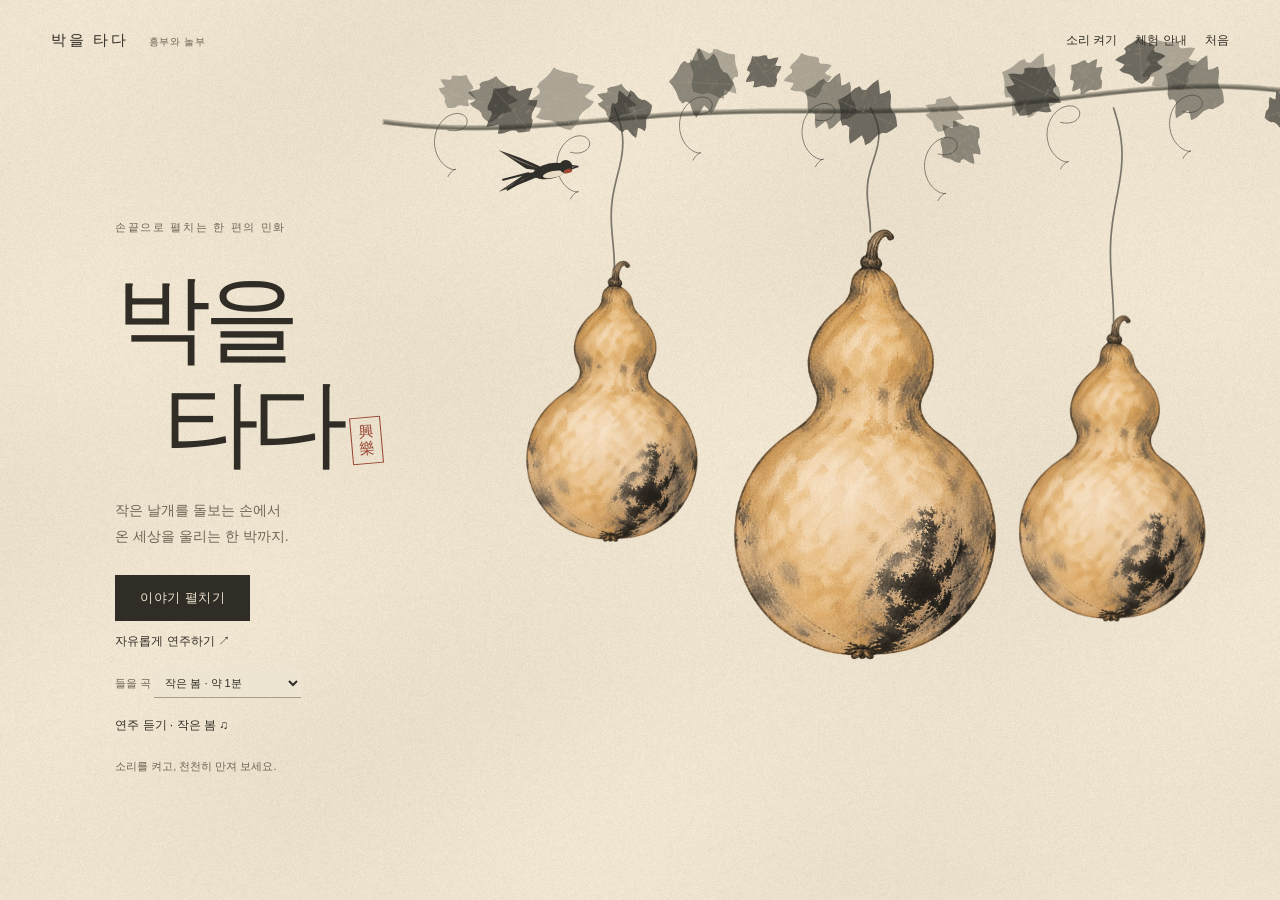
<file: content/vol-01-seolhwa/ch-bak-eul-tada/index.html>
<!doctype html>
<html lang="ko">
<head>
  <meta charset="utf-8">
  <meta name="viewport" content="width=device-width,initial-scale=1,viewport-fit=cover">
  <meta name="theme-color" content="#ede2cc">
  <title>박을 타다</title>
  <link rel="stylesheet" href="style.css">
</head>
<body>
  <canvas id="art" tabindex="0" role="img" aria-label="흥부와 놀부, 손으로 연주하는 동양화" aria-describedby="instruction"></canvas>
  <canvas id="ink-transition" aria-hidden="true" hidden></canvas>
  <header><span class="wordmark">박을 타다 <small>흥부와 놀부</small></span><div class="tools">
    <button id="sound" aria-pressed="false">소리 켜기</button><button id="help" aria-expanded="false">체험 안내</button><button id="restart" aria-label="이야기 처음부터">처음</button>
  </div></header>
  <main id="intro">
    <p class="eyebrow">손끝으로 펼치는 한 편의 민화</p>
    <h1>박을<br><em>타다</em><span class="seal" aria-hidden="true">興<br>樂</span></h1>
    <p class="intro-copy">작은 날개를 돌보는 손에서<br>온 세상을 울리는 한 박까지.</p>
    <button id="start" aria-keyshortcuts="Space" class="primary" disabled>먹을 가는 중…</button>
    <button id="play" class="text-button" disabled>자유롭게 연주하기 ↗</button>
    <label class="track-choice">들을 곡 <select id="intro-song"><option value="spring">작은 봄 · 약 1분</option></select></label>
    <button id="listen" class="text-button" disabled>연주 듣기 · 작은 봄 ♫</button>
    <p class="fine">소리를 켜고, 천천히 만져 보세요.</p>
  </main>
  <section id="song-library" aria-labelledby="library-title" hidden>
    <p class="eyebrow">餘 · 자유곡 연주</p><h2 id="library-title">박의 작은 연주회</h2>
    <p class="library-hint">곡을 누르면 바로 시작해요. 각 곡은 약 1분.</p>
    <div id="song-list"></div>
  </section>
  <aside id="chapter" hidden><p class="eyebrow" id="chapter-number"></p><h2 id="chapter-title"></h2><p id="chapter-copy"></p></aside>
  <footer id="guide" hidden>
    <p id="instruction" aria-live="polite"></p>
    <div id="keys" hidden><button data-note="0"><kbd>A</kbd> 쌀</button><button data-note="1"><kbd>S</kbd> 비단</button><button data-note="2"><kbd>D</kbd> 보물</button></div>
    <button id="next" aria-keyshortcuts="Space" class="primary" hidden>다음 장면</button>
    <div id="concert" hidden><button id="perform" aria-pressed="false" aria-keyshortcuts="P">한 곡 들려주기 · P</button><span id="concert-label">작은 봄 · 약 1분 · 함께 쳐도 좋아요</span><progress id="concert-progress" max="1" value="0" aria-label="자동 연주 진행"></progress></div>
    <span id="progress-label"></span>
  </footer>
  <div id="help-panel" role="dialog" aria-modal="true" aria-labelledby="help-title" hidden>
    <div class="help-sheet"><button id="close-help" class="close" aria-label="안내 닫기">닫기 ×</button><p class="eyebrow">체험 안내</p><h2 id="help-title">누르고, 듣고,<br>놓아주세요.</h2>
    <p>박을 짧게 두드리면 각자의 소리가 납니다. 꾹 눌러 먹선이 아래까지 내려오면 손을 놓아 박을 여세요.</p>
    <p>쏟아진 쌀과 비단도 만져 보세요. 놀부의 박에서는 엇박과 장난꾸러기가 나옵니다.</p>
    <dl><dt>키보드</dt><dd>A · S · D로 박 연주 / Space로 시작·치료·씨앗·다음 장면 / M으로 소리 / P로 자동 연주 / Esc로 안내 닫기</dd><dt>휴대폰</dt><dd>박을 두드리거나 길게 눌렀다 놓기. 아래 연주 버튼도 사용할 수 있어요.</dd></dl>
    <label><input id="reduced" type="checkbox"> 움직임 줄이기</label><p class="fine">흥부와 놀부를 바탕으로 한 창작 각색.<br>그림 재료는 AI로 제작하고 움직임과 소리는 실시간으로 만듭니다.</p></div>
  </div>
  <p id="error" role="alert" hidden>그림을 불러오지 못했습니다. 페이지를 새로고침해 주세요.</p>
  <script src="assets/images.js"></script><script src="assets/story-images.js"></script><script src="model.js"></script><script src="sound.js"></script><script src="paint.js"></script><script src="transition.js"></script><script src="tracks.js"></script><script src="music.js"></script><script src="app.js"></script>
</body></html>
</file>
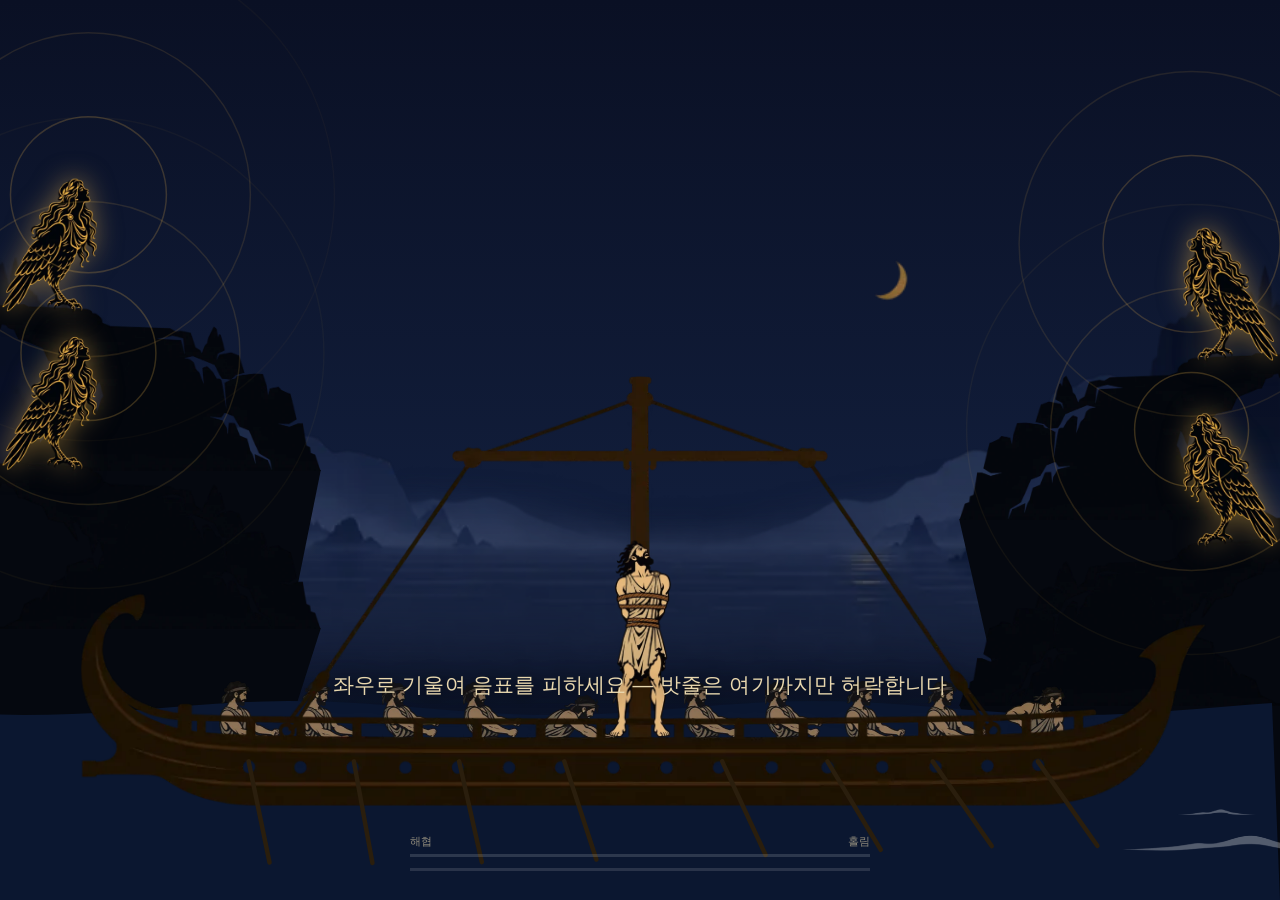
<file: content/vol-01-seolhwa/ch-seirenui-norae/index.html>
<!doctype html>
<html lang="ko">
	<head>
		<meta charset="utf-8" />
		<meta name="viewport" content="width=device-width, initial-scale=1" />
		<title>세이렌의 노래</title>
		<style>
			html,
			body {
				margin: 0;
				width: 100%;
				height: 100%;
				overflow: hidden;
				background: #060a16;
				touch-action: none;
				cursor: none;
			}
			canvas {
				display: block;
				width: 100%;
				height: 100%;
			}
			.caption {
				position: fixed;
				left: 8%;
				right: 8%;
				bottom: 22%;
				margin: 0;
				text-align: center;
				color: #e8d7ae;
				opacity: 0;
				transition: opacity 1.1s ease;
				pointer-events: none;
				font: 400 clamp(15px, 2.1vw, 21px) / 1.6 "Apple SD Gothic Neo", "Malgun Gothic", sans-serif;
				letter-spacing: 0.01em;
				text-shadow: 0 2px 18px rgba(0, 0, 0, 0.75);
			}
			.caption.is-on {
				opacity: 1;
			}
		</style>
	</head>
	<body>
		<canvas id="c"></canvas>
		<p class="caption" id="caption"></p>

		<script>
			const canvas = document.getElementById("c");
			const ctx = canvas.getContext("2d");
			const captionEl = document.getElementById("caption");

			const TAU = Math.PI * 2;
			const GOLD = "#e8b24c";

			// The site shell paints a fixed header over the top of this frame.
			// Keep anything readable below this band.
			const CHROME_PAD = 150;

			const STRAIT_SECONDS = 29;
			const MAX_LEAN = 0.95; // radians the rope allows, either side
			const ROPE_PULL = 3.4; // how hard the mast drags the body back to centre
			const LEAN_PUSH = 12; // how hard the pointer leans the body over
			const LEAN_DAMP = 0.88;
			const HIT_CHARM = 0.11; // nine notes before the rope gives
			const HIT_MERCY = 0.7; // seconds of grace after taking one
			const HEAD_HIT = 7; // forgiving — the drawn head is radius 15

			let W = 0;
			let H = 0;
			let deckY = 0;
			let bodyLen = 0;

			let time = 0;
			let last = 0;
			let phase = "intro"; // intro | run | lost | passed
			let elapsed = 0;
			let charm = 0; // 0 = clear headed, 1 = the rope gives
			let shake = 0;
			let invuln = 0;

			const body = { angle: 0, vel: 0 };
			const pointer = { x: 0, ready: false };
			const keys = { left: false, right: false };

			const notes = [];
			const sparks = [];
			const swell = [];
			// lane is a slot in the usable band, not a raw screen ratio — a short
			// window used to clamp two sirens onto the same pixel row
			const sirens = [
				{ side: -1, lane: 0.08, phase: 0.0 },
				{ side: 1, lane: 0.26, phase: 1.7 },
				{ side: -1, lane: 0.66, phase: 3.1 },
				{ side: 1, lane: 0.94, phase: 4.6 },
			];

			function clamp(v, lo, hi) {
				return v < lo ? lo : v > hi ? hi : v;
			}

			// ---------------------------------------------------------------- sprites

			// Assets are local to this folder (see ASSETS.md). Nothing here blocks:
			// every sprite falls back to the shape it replaced, so the piece still
			// runs if a file is missing or still decoding.
			function loadSprite(src) {
				const handle = { img: new Image(), ready: false };
				handle.img.onload = () => {
					handle.ready = handle.img.naturalWidth > 0;
				};
				handle.img.src = src;
				return handle;
			}

			const sirenSprite = loadSprite("assets/siren.webp");
			const SIREN_FOOT_X = 0.447; // the claws sit left of the sprite's centre
			const SIREN_SINK = 6; // press them into the rock lip

			// measured off the sprite: the flat shelf the claws land on
			const rockSprite = loadSprite("assets/rock-lip.webp");
			const ROCK_PERCH_X = 0.17;
			const ROCK_PERCH_Y = 0.016;

			function rockWidth() {
				return clamp(W * 0.26, 300, 460);
			}

			// How much cliff sits outboard of the perch. The perch is pulled in to at
			// most this, so the sprite's own outer edge always clears the frame and
			// nothing has to be patched in beside it.
			function rockOuter() {
				return ROCK_PERCH_X * rockWidth() - 12;
			}

			// Anchored on the mast, not the sprite's centre — they sit 5px apart and
			// the mast is what Odysseus is tied to. Deck is the top of the solid
			// hull, so the rail crosses his shins rather than his feet.
			const shipSprite = loadSprite("assets/ship.webp");
			const SHIP_MAST_X = 0.4971; // mast centre, across the sprite
			const SHIP_DECK_Y = 0.8411; // deck surface, down the sprite

			// Only the shape of a crest — the drift, spacing and respawn stay in
			// code, which is what keeps the sea moving.
			const waveSprite = loadSprite("assets/wave.webp");
			const WAVE_SLICES = [
				[0.0, 0.3088],
				[0.3416, 0.6579],
				[0.6922, 0.9995],
			];
			const WAVE_DIM = 0.3;

			// Cropped to its own content, so the bottom of the sprite is the far
			// water's edge — line that up with our waterline and the two seas meet.
			const backdropSprite = loadSprite("assets/backdrop.webp");
			const BACKDROP_DIM = 0.55; // it must not compete with the strait
			const BACKDROP_MIN_H = 0.45; // of viewport, so it never shrinks to a strip

			// Oar ports, measured off the hull: 16 of them, evenly spaced. The crew
			// sit at a few of these and the oars swing from all of them.
			const OAR_PORT_Y = 0.8954;
			const OAR_PORT_X0 = 0.1492;
			const OAR_PORT_STEP = 0.04677;
			const OAR_PORTS = [0, 2, 4, 6, 9, 11, 13, 15]; // every other one reads better
			const OAR_LEN = 0.24; // of hull height — long looms fought the waterline

			// Upper bodies only — the hull hides the waist cut, so the sheet never
			// had to draw legs. Oars are lines below, not part of the sprite.
			const crewSprite = loadSprite("assets/crew.webp");
			const CREW_SLICES = [
				[0.0, 0.2941],
				[0.2946, 0.4945],
				[0.5468, 0.7558],
				[0.7774, 0.9995],
			];
			// Spread along the hull rather than pinned to oar ports — the ports are
			// too far apart to seat a full bank. The gap in the middle is the mast.
			const CREW_XS = [0.15, 0.222, 0.294, 0.366, 0.438, 0.562, 0.634, 0.706, 0.778, 0.85];
			const CREW_SCALE = 0.34; // of Odysseus — they are seated and further off
			const CREW_DIM = 0.72; // held back so the pose changes do not catch the eye
			const CREW_SINK = 10; // how far the waist cut tucks under the hull
			const CREW_CYCLE = 2.0; // seconds for one stroke
			// The four poses run out and back rather than looping, so the stroke
			// reverses instead of snapping from finish to catch.
			const CREW_FRAMES = [0, 1, 2, 3, 2, 1];

			const odysseusSprite = loadSprite("assets/odysseus.webp");
			const ODY_SCALE = 1.16; // keeps the old silhouette's footprint
			const ODY_HEAD_FRAC = 0.932; // measured: head centre, up from the feet

			function odysseusH() {
				return bodyLen * ODY_SCALE;
			}

			// How far the head rides from the pivot. Notes are aimed at the arc this
			// sweeps, so difficulty follows the sprite instead of the old capsule.
			function headDist() {
				return odysseusSprite.ready ? odysseusH() * ODY_HEAD_FRAC : bodyLen;
			}

			function sirenSize() {
				const h = clamp(H * 0.15, 96, 150);
				const img = sirenSprite.img;
				const ratio = sirenSprite.ready ? img.naturalWidth / img.naturalHeight : 0.706;
				return { w: h * ratio, h };
			}

			// Measured off the sprite: the open mouth sits at 90.7% of its width and
			// 12.5% down. The song has to start there, not at the claws.
			const SIREN_MOUTH_X = 0.46; // from the perch, in sprite widths
			const SIREN_MOUTH_Y = 0.875; // above the perch, in sprite heights

			function sirenMouth(siren, at) {
				if (!sirenSprite.ready) return { x: at.x, y: at.y };
				const { w, h } = sirenSize();
				return {
					x: at.x - siren.side * SIREN_MOUTH_X * w,
					y: at.y + SIREN_SINK - SIREN_MOUTH_Y * h,
				};
			}

			function resize() {
				const dpr = Math.min(window.devicePixelRatio || 1, 2);
				W = window.innerWidth;
				H = window.innerHeight;
				canvas.width = Math.round(W * dpr);
				canvas.height = Math.round(H * dpr);
				ctx.setTransform(dpr, 0, 0, dpr, 0, 0);
				deckY = H * 0.82;
				bodyLen = clamp(H * 0.19, 88, 175);
			}

			function sirenAt(siren) {
				// lane places the claws, but the body grows upward from there — the
				// whole sprite has to clear the shell's header, not just the perch.
				// The lower bound keeps them off the deck on short windows.
				const top = CHROME_PAD + sirenSize().h;
				const bottom = Math.max(top + 60, Math.min(H * 0.62, deckY - 80));
				const inset = rockSprite.ready ? Math.min(W * 0.06, rockOuter()) : W * 0.06;
				return {
					x: siren.side < 0 ? inset : W - inset,
					y: top + (bottom - top) * siren.lane,
				};
			}

			function headPos() {
				const d = headDist();
				return {
					x: W / 2 + Math.sin(body.angle) * d,
					y: deckY - Math.cos(body.angle) * d,
				};
			}

			function difficulty() {
				return clamp(elapsed / STRAIT_SECONDS, 0, 1);
			}

			// ---------------------------------------------------------------- notes

			function spawnNote() {
				const siren = sirens[Math.floor(Math.random() * sirens.length)];
				const from = sirenMouth(siren, sirenAt(siren));
				const head = headPos();

				// Aim across the arc the rope allows, never at the head itself.
				// Leaning away has to be an answer, so the spread runs wider
				// than the swing — some notes are already going to miss.
				const reach = Math.sin(MAX_LEAN) * headDist();
				const aimX = W / 2 + (Math.random() * 2 - 1) * reach * 1.6;
				const aimY = head.y + (Math.random() - 0.5) * H * 0.16;
				const dx = aimX - from.x;
				const dy = aimY - from.y;
				const dist = Math.hypot(dx, dy) || 1;
				const speed = (120 + Math.random() * 60) * (0.88 + difficulty() * 0.5);

				notes.push({
					x: from.x,
					y: from.y,
					vx: (dx / dist) * speed,
					vy: (dy / dist) * speed,
					r: 11 + Math.random() * 5,
					spin: (Math.random() - 0.5) * 1.6,
					tilt: (Math.random() - 0.5) * 0.7,
					wobble: Math.random() * TAU,
					wobbleAmp: 16 + Math.random() * 28,
					life: 0,
					kind: Math.random() < 0.4 ? 2 : 1,
				});
			}

			function drawNote(note) {
				const r = note.r;
				ctx.save();
				ctx.translate(note.x, note.y);
				ctx.rotate(note.tilt);
				ctx.fillStyle = GOLD;
				ctx.shadowColor = "rgba(232, 178, 76, 0.85)";
				ctx.shadowBlur = 16;

				ctx.beginPath();
				ctx.ellipse(0, 0, r * 0.62, r * 0.46, -0.35, 0, TAU);
				ctx.fill();

				ctx.fillRect(r * 0.42, -r * 2.3, r * 0.19, r * 2.3);

				ctx.beginPath();
				ctx.moveTo(r * 0.61, -r * 2.3);
				ctx.quadraticCurveTo(r * 1.7, -r * 1.85, r * 1.25, -r * 0.72);
				ctx.quadraticCurveTo(r * 1.42, -r * 1.6, r * 0.61, -r * 1.74);
				ctx.fill();

				if (note.kind === 2) {
					ctx.beginPath();
					ctx.moveTo(r * 0.61, -r * 1.62);
					ctx.quadraticCurveTo(r * 1.7, -r * 1.17, r * 1.25, -r * 0.04);
					ctx.quadraticCurveTo(r * 1.42, -r * 0.92, r * 0.61, -r * 1.06);
					ctx.fill();
				}

				ctx.restore();
			}

			function burst(x, y) {
				for (let i = 0; i < 16; i++) {
					const a = Math.random() * TAU;
					const sp = 40 + Math.random() * 170;
					sparks.push({
						x,
						y,
						vx: Math.cos(a) * sp,
						vy: Math.sin(a) * sp,
						life: 0,
						max: 0.45 + Math.random() * 0.5,
					});
				}
			}

			// ---------------------------------------------------------------- update

			function update(dt) {
				time += dt;

				for (let i = swell.length - 1; i >= 0; i--) {
					swell[i].x -= swell[i].speed * dt;
					if (swell[i].x < -W * 0.6) swell.splice(i, 1);
				}
				if (swell.length < 14 && Math.random() < dt * 9) {
					swell.push({
						x: W + Math.random() * W * 0.4,
						y: deckY + 20 + Math.random() * (H - deckY),
						len: 60 + Math.random() * 190,
						speed: 60 + Math.random() * 120,
						kind: Math.floor(Math.random() * WAVE_SLICES.length),
					});
				}

				if (phase === "run") {
					elapsed += dt;

					let target = 0;
					if (keys.left || keys.right) {
						target = (keys.right ? 1 : 0) - (keys.left ? 1 : 0);
					} else if (pointer.ready) {
						target = clamp((pointer.x - W / 2) / (W * 0.34), -1, 1);
					}

					body.vel += (target * MAX_LEAN - body.angle) * LEAN_PUSH * dt;
					body.vel -= body.angle * ROPE_PULL * dt;
					body.vel *= Math.pow(LEAN_DAMP, dt * 60);
					body.angle += body.vel * dt;

					// the rope simply will not give any further
					if (body.angle > MAX_LEAN) {
						body.angle = MAX_LEAN;
						body.vel *= -0.18;
					} else if (body.angle < -MAX_LEAN) {
						body.angle = -MAX_LEAN;
						body.vel *= -0.18;
					}

					const rate = 1.25 + difficulty() * 2.4;
					if (Math.random() < dt * rate) spawnNote();

					charm = clamp(charm - dt * 0.14, 0, 1);

					if (elapsed >= STRAIT_SECONDS) {
						phase = "passed";
						say("해협을 지났다. 노래는 아직 귓속에 있다.");
					}
				}

				const head = headPos();
				for (let i = notes.length - 1; i >= 0; i--) {
					const note = notes[i];
					note.life += dt;
					note.wobble += dt * 2.4;
					note.x += note.vx * dt;
					note.y += (note.vy + Math.cos(note.wobble) * note.wobbleAmp) * dt;
					note.tilt += note.spin * dt;

					if (
						phase === "run" &&
						invuln <= 0 &&
						// only the note's ink counts, not its stem and flag
						Math.hypot(note.x - head.x, note.y - head.y) < note.r * 0.45 + HEAD_HIT
					) {
						burst(note.x, note.y);
						notes.splice(i, 1);
						charm = clamp(charm + HIT_CHARM, 0, 1);
						shake = 12;
						invuln = HIT_MERCY;
						body.vel += (note.vx > 0 ? 1 : -1) * 0.35;
						if (charm >= 1) {
							phase = "lost";
							say("밧줄이 풀렸다.");
						}
						continue;
					}

					if (
						note.life > 9 ||
						note.x < -120 ||
						note.x > W + 120 ||
						note.y < -160 ||
						note.y > H + 160
					) {
						notes.splice(i, 1);
					}
				}

				for (let i = sparks.length - 1; i >= 0; i--) {
					const s = sparks[i];
					s.life += dt;
					s.x += s.vx * dt;
					s.y += s.vy * dt;
					s.vy += 190 * dt;
					if (s.life >= s.max) sparks.splice(i, 1);
				}

				shake = Math.max(0, shake - dt * 40);
				invuln = Math.max(0, invuln - dt);
			}

			// ------------------------------------------------------------------ draw

			function drawSky() {
				const sky = ctx.createLinearGradient(0, 0, 0, H);
				sky.addColorStop(0, "#0a1024");
				sky.addColorStop(0.55, "#111d3a");
				sky.addColorStop(1, "#060a16");
				ctx.fillStyle = sky;
				ctx.fillRect(0, 0, W, H);
			}

			// Cover-fit on width, but never so short that it reads as a band. Sits
			// on the waterline rather than the frame, so the horizon stays put as
			// the window changes shape.
			function drawBackdrop() {
				if (!backdropSprite.ready) return;

				const img = backdropSprite.img;
				const scale = Math.max(
					W / img.naturalWidth,
					(H * BACKDROP_MIN_H) / img.naturalHeight,
				);
				const w = img.naturalWidth * scale;
				const h = img.naturalHeight * scale;

				ctx.save();
				ctx.globalAlpha = BACKDROP_DIM;
				ctx.drawImage(img, (W - w) / 2, deckY - 30 - h, w, h);
				ctx.restore();
			}

			// Drawn after the cliffs, so their bases sink into the water instead of
			// ending on a hard edge.
			function drawWater() {
				ctx.fillStyle = "#0b1730";
				ctx.beginPath();
				ctx.moveTo(0, deckY - 30);
				for (let x = 0; x <= W; x += 24) {
					ctx.lineTo(x, deckY - 30 + Math.sin(x * 0.012 + time * 0.9) * 7);
				}
				ctx.lineTo(W, H);
				ctx.lineTo(0, H);
				ctx.closePath();
				ctx.fill();

				if (waveSprite.ready) {
					const img = waveSprite.img;
					ctx.save();
					ctx.globalAlpha = WAVE_DIM;
					for (const s of swell) {
						const [from, to] = WAVE_SLICES[s.kind % WAVE_SLICES.length];
						const sx = from * img.naturalWidth;
						const sWidth = (to - from) * img.naturalWidth;
						const h = s.len * (img.naturalHeight / sWidth);
						ctx.drawImage(img, sx, 0, sWidth, img.naturalHeight, s.x, s.y - h / 2, s.len, h);
					}
					ctx.restore();
					return;
				}

				ctx.strokeStyle = "rgba(150, 190, 235, 0.16)";
				ctx.lineWidth = 2;
				for (const s of swell) {
					ctx.beginPath();
					ctx.moveTo(s.x, s.y);
					ctx.lineTo(s.x + s.len, s.y);
					ctx.stroke();
				}
			}

			function placedSirens() {
				return sirens.map((siren) => ({ siren, at: sirenAt(siren) }));
			}

			// Each cliff runs from its own lip to the bottom of the frame, so drawing
			// siren-by-siren let a later rock bury an earlier siren. Rocks go down in
			// one pass, back to front, and the figures follow in another.
			function drawRocks() {
				const rock = rockSprite.ready ? rockSprite.img : null;
				const rw = rockWidth();
				const rh = rock ? rw * (rock.naturalHeight / rock.naturalWidth) : 0;

				ctx.fillStyle = '#05080f';
				for (const { siren, at } of placedSirens().sort((a, b) => a.at.y - b.at.y)) {
					if (!rock) {
						ctx.beginPath();
						ctx.moveTo(at.x - siren.side * 96, H);
						ctx.lineTo(at.x - siren.side * 62, at.y + 74);
						ctx.lineTo(at.x - siren.side * 26, at.y + 12);
						ctx.lineTo(at.x + siren.side * 58, at.y - 34);
						ctx.lineTo(at.x + siren.side * 120, H);
						ctx.closePath();
						ctx.fill();
						continue;
					}

					ctx.save();
					ctx.translate(at.x, at.y);
					if (siren.side > 0) ctx.scale(-1, 1); // the far cliff mirrors

					const left = -ROCK_PERCH_X * rw;
					const top = -ROCK_PERCH_Y * rh;
					const floor = H - at.y;

					// The sprite is only the lip. Carry the cliff below it as a taper
					// rather than a block — the outer edge is already off-frame, and the
					// water is painted afterwards, so the base never shows a seam.
					ctx.beginPath();
					ctx.moveTo(left, top + rh - 1);
					ctx.lineTo(left + rw, top + rh - 1);
					ctx.lineTo(left + rw - rw * 0.26, floor);
					ctx.lineTo(left, floor);
					ctx.closePath();
					ctx.fill();

					ctx.drawImage(rock, left, top, rw, rh);
					ctx.restore();
				}
			}

			function drawSirenFigures() {
				const { w, h } = sirenSize();
				for (const { siren, at } of placedSirens()) {
					ctx.save();
					ctx.shadowColor = 'rgba(232, 178, 76, 0.5)';
					ctx.shadowBlur = 26;

					if (sirenSprite.ready) {
						ctx.translate(at.x, at.y + SIREN_SINK);
						// the sprite faces right; the far rock has to look back inland
						if (siren.side > 0) ctx.scale(-1, 1);
						ctx.drawImage(sirenSprite.img, -SIREN_FOOT_X * w, -h, w, h);
					} else {
						ctx.fillStyle = GOLD;
						ctx.globalAlpha = 0.8;
						ctx.beginPath();
						ctx.arc(at.x, at.y, 8, 0, TAU);
						ctx.fill();
					}

					ctx.restore();
				}
			}

			// Last of the scenery, so neither cliff nor singer can swallow the song.
			function drawSongRings() {
				ctx.save();
				ctx.strokeStyle = GOLD;
				ctx.lineWidth = 1.5;
				for (const { siren, at } of placedSirens()) {
					const mouth = sirenMouth(siren, at);
					const pulse = (time * 0.55 + siren.phase) % 2.4;
					for (let k = 0; k < 3; k++) {
						const t = (pulse + k * 0.8) % 2.4;
						ctx.globalAlpha = Math.max(0, 0.3 - t * 0.115);
						ctx.beginPath();
						ctx.arc(mouth.x, mouth.y, t * 105, 0, TAU);
						ctx.stroke();
					}
				}
				ctx.restore();
			}

			// One number drives the whole ship. Every part is a fraction of it, so
			// width and height always scale by the same factor — which is what lets
			// a fixed-aspect ship.webp drop in later without distorting. The cap on
			// W only keeps the hull from running off a narrow window; it never
			// stretches one axis on its own.
			function shipWidth() {
				return Math.min(clamp(H * 1.25, 560, 1200), W * 1.06);
			}

			// Where the hull sits this frame. Crew and oars hang off the same numbers
			// so they never drift apart from the ship.
			function shipLayout() {
				const sw = shipWidth();
				const img = shipSprite.img;
				const sh = shipSprite.ready ? sw * (img.naturalHeight / img.naturalWidth) : 0;
				return { sw, sh, left: W / 2 - SHIP_MAST_X * sw, top: deckY - SHIP_DECK_Y * sh };
			}

			function portX(i, sw, left) {
				return left + (OAR_PORT_X0 + i * OAR_PORT_STEP) * sw;
			}

			function drawCrew() {
				if (!crewSprite.ready || !shipSprite.ready) return;

				const img = crewSprite.img;
				const { sw, left } = shipLayout();
				const h = odysseusH() * CREW_SCALE;

				ctx.save();
				ctx.globalAlpha = CREW_DIM;
				CREW_XS.forEach((at, i) => {
					// each rower is offset in the cycle, so the bank rows in sequence
					const phase = (time / CREW_CYCLE + i / CREW_XS.length) % 1;
					const step = Math.floor(phase * CREW_FRAMES.length) % CREW_FRAMES.length;
					const [from, to] = CREW_SLICES[CREW_FRAMES[step]];
					const sx = from * img.naturalWidth;
					const sWidth = (to - from) * img.naturalWidth;
					const w = h * (sWidth / img.naturalHeight);
					ctx.drawImage(
						img,
						sx,
						0,
						sWidth,
						img.naturalHeight,
						left + at * sw - w / 2,
						deckY + CREW_SINK - h,
						w,
						h,
					);
				});
				ctx.restore();
			}

			// In front of the hull: on the near side the looms pass outside it.
			function drawOars() {
				if (!shipSprite.ready) return;

				const { sw, sh, left, top } = shipLayout();
				const len = sh * OAR_LEN;
				const py = top + OAR_PORT_Y * sh;

				ctx.save();
				ctx.strokeStyle = "#2a1e0d";
				ctx.lineWidth = Math.max(2, sw * 0.004);
				ctx.lineCap = "round";
				OAR_PORTS.forEach((port, i) => {
					// same period as the rowers, staggered the same way
					const a = 0.4 + Math.sin((time / CREW_CYCLE) * TAU + i * 0.55) * 0.22;
					const px = portX(port, sw, left);
					ctx.beginPath();
					ctx.moveTo(px, py);
					ctx.lineTo(px + Math.sin(a) * len, py + Math.cos(a) * len);
					ctx.stroke();
				});
				ctx.restore();
			}

			function drawShip() {
				const cx = W / 2;
				const sw = shipWidth();

				if (shipSprite.ready) {
					const { sh, left, top } = shipLayout();
					ctx.drawImage(shipSprite.img, left, top, sw, sh);
					return;
				}

				const half = sw / 2;
				const mastW = Math.max(10, sw * 0.011);
				const mastH = bodyLen * 2.05;

				ctx.fillStyle = "#141d33";
				ctx.globalAlpha = 0.9;
				ctx.beginPath();
				ctx.moveTo(cx + mastW / 2, deckY - bodyLen * 1.9);
				ctx.lineTo(cx + mastW / 2, deckY - bodyLen * 0.42);
				ctx.lineTo(cx + sw * 0.33, deckY - bodyLen * 1.05);
				ctx.closePath();
				ctx.fill();
				ctx.globalAlpha = 1;

				ctx.fillStyle = "#2a1e0d";
				ctx.fillRect(cx - mastW / 2, deckY - mastH, mastW, mastH);

				ctx.fillStyle = "#1c1409";
				ctx.beginPath();
				ctx.moveTo(cx - half, deckY);
				ctx.lineTo(cx + half, deckY);
				ctx.lineTo(cx + half * 0.8, deckY + sw * 0.045);
				ctx.lineTo(cx - half * 0.8, deckY + sw * 0.045);
				ctx.closePath();
				ctx.fill();
			}

			function drawOdysseus() {
				const cx = W / 2;
				ctx.save();
				ctx.translate(cx, deckY);
				ctx.rotate(body.angle);
				if (invuln > 0) ctx.globalAlpha = 0.45 + Math.abs(Math.sin(time * 22)) * 0.55;

				if (odysseusSprite.ready) {
					const img = odysseusSprite.img;
					const h = odysseusH();
					const w = h * (img.naturalWidth / img.naturalHeight);
					// the sprite was cropped so its feet land dead centre
					ctx.drawImage(img, -w / 2, -h, w, h);
				} else {
					ctx.fillStyle = "#c8b48a";
					ctx.beginPath();
					ctx.roundRect(-13, -bodyLen, 26, bodyLen, 13);
					ctx.fill();

					ctx.fillStyle = "#d8c49a";
					ctx.beginPath();
					ctx.arc(0, -bodyLen - 13, 15, 0, TAU);
					ctx.fill();

					// the rope, three turns
					ctx.strokeStyle = "#8c6b3a";
					ctx.lineWidth = 5;
					for (let i = 1; i <= 3; i++) {
						const y = -bodyLen * (i / 4);
						ctx.beginPath();
						ctx.moveTo(-17, y);
						ctx.lineTo(17, y);
						ctx.stroke();
					}
				}

				ctx.restore();
			}

			function drawSparks() {
				for (const s of sparks) {
					const a = 1 - s.life / s.max;
					ctx.globalAlpha = a * 0.9;
					ctx.fillStyle = GOLD;
					ctx.beginPath();
					ctx.arc(s.x, s.y, 2.6 * a + 0.6, 0, TAU);
					ctx.fill();
				}
				ctx.globalAlpha = 1;
			}

			function drawCharm() {
				if (charm <= 0.001) return;
				const g = ctx.createRadialGradient(W / 2, H / 2, H * 0.24, W / 2, H / 2, H * 0.78);
				g.addColorStop(0, "rgba(232, 178, 76, 0)");
				g.addColorStop(1, `rgba(232, 178, 76, ${0.46 * charm})`);
				ctx.fillStyle = g;
				ctx.fillRect(0, 0, W, H);
			}

			function drawHud() {
				const pad = clamp(W * 0.06, 20, 84);
				const barW = Math.min(W - pad * 2, 460);
				const x = (W - barW) / 2;
				const y = H - 46;

				ctx.fillStyle = "rgba(255, 255, 255, 0.14)";
				ctx.fillRect(x, y, barW, 3);
				ctx.fillStyle = "rgba(216, 196, 154, 0.85)";
				ctx.fillRect(x, y, barW * difficulty(), 3);

				ctx.fillStyle = "rgba(255, 255, 255, 0.12)";
				ctx.fillRect(x, y + 14, barW, 3);
				ctx.fillStyle = GOLD;
				ctx.fillRect(x, y + 14, barW * charm, 3);

				ctx.font = '400 11px "Apple SD Gothic Neo", "Malgun Gothic", sans-serif';
				ctx.fillStyle = "rgba(232, 215, 174, 0.6)";
				ctx.textAlign = "left";
				ctx.fillText("해협", x, y - 9);
				ctx.textAlign = "right";
				ctx.fillText("홀림", x + barW, y - 9);
				ctx.textAlign = "left";
			}

			function draw() {
				ctx.save();
				if (shake > 0.2) {
					ctx.translate((Math.random() - 0.5) * shake, (Math.random() - 0.5) * shake);
				}

				// order matters: the cliffs go down before the water so their bases
				// sink into it, and the song goes down after the singers so nothing
				// in the scenery can swallow it
				drawSky();
				drawBackdrop();
				drawRocks();
				drawWater();
				drawSirenFigures();
				drawSongRings();
				drawCrew(); // behind the hull, which crops their waists for us
				drawShip();
				drawOars();
				drawOdysseus();
				for (const note of notes) drawNote(note);
				drawSparks();

				ctx.restore();

				drawCharm();
				drawHud();
			}

			// ----------------------------------------------------------------- shell

			function say(text) {
				captionEl.textContent = text;
				captionEl.classList.add("is-on");
			}

			function hush() {
				captionEl.classList.remove("is-on");
			}

			function start() {
				phase = "run";
				elapsed = 0;
				charm = 0;
				shake = 0;
				invuln = 0;
				body.angle = 0;
				body.vel = 0;
				notes.length = 0;
				sparks.length = 0;
				hush();
			}

			function nudge() {
				if (phase === "run") return;
				start();
			}

			function frame(now) {
				const dt = Math.min((now - last) / 1000 || 0, 1 / 20);
				last = now;
				update(dt);
				draw();
				requestAnimationFrame(frame);
			}

			window.addEventListener("resize", resize);
			window.addEventListener("pointermove", (e) => {
				pointer.x = e.clientX;
				pointer.ready = true;
			});
			window.addEventListener("pointerdown", (e) => {
				pointer.x = e.clientX;
				pointer.ready = true;
				nudge();
			});
			window.addEventListener("keydown", (e) => {
				if (e.key === "ArrowLeft" || e.key === "a" || e.key === "A") keys.left = true;
				if (e.key === "ArrowRight" || e.key === "d" || e.key === "D") keys.right = true;
				if (e.key === " " || e.key === "Enter") {
					e.preventDefault();
					nudge();
				}
			});
			window.addEventListener("keyup", (e) => {
				if (e.key === "ArrowLeft" || e.key === "a" || e.key === "A") keys.left = false;
				if (e.key === "ArrowRight" || e.key === "d" || e.key === "D") keys.right = false;
			});

			resize();
			say("좌우로 기울여 음표를 피하세요 — 밧줄은 여기까지만 허락합니다");
			requestAnimationFrame((t) => {
				last = t;
				requestAnimationFrame(frame);
			});
		</script>

		<!--
		  TODO — 여기서부터 작품으로 밀어붙일 지점
		  - 세이렌을 원형 점이 아니라 실루엣으로: 바위 위 형상, 머리카락, 기울어진 목
		  - 음표에 '소리의 결'을 주기: 궤적에 잔상, 스치면 잔향 링
		  - 홀림이 올라갈수록 화면이 아름다워지게 (유혹은 벌이 아니라 보상처럼 보여야 함)
		  - 통과 직후 정적 한 박자: 음표가 전부 멈췄다가 흩어지는 연출
		  - 세로 화면(모바일) 레이아웃 점검 — 세이렌 위치와 리드 타임

		  Constraints:
		  - Keep all assets inside this chapter folder (relative paths only).
		  - No CDN / external network requests.
		  - iframe sandbox is allow-scripts only (no localStorage / cookies).
		  - The site shell paints a fixed header over the top ~150px.
		-->
	</body>
</html>
</file>
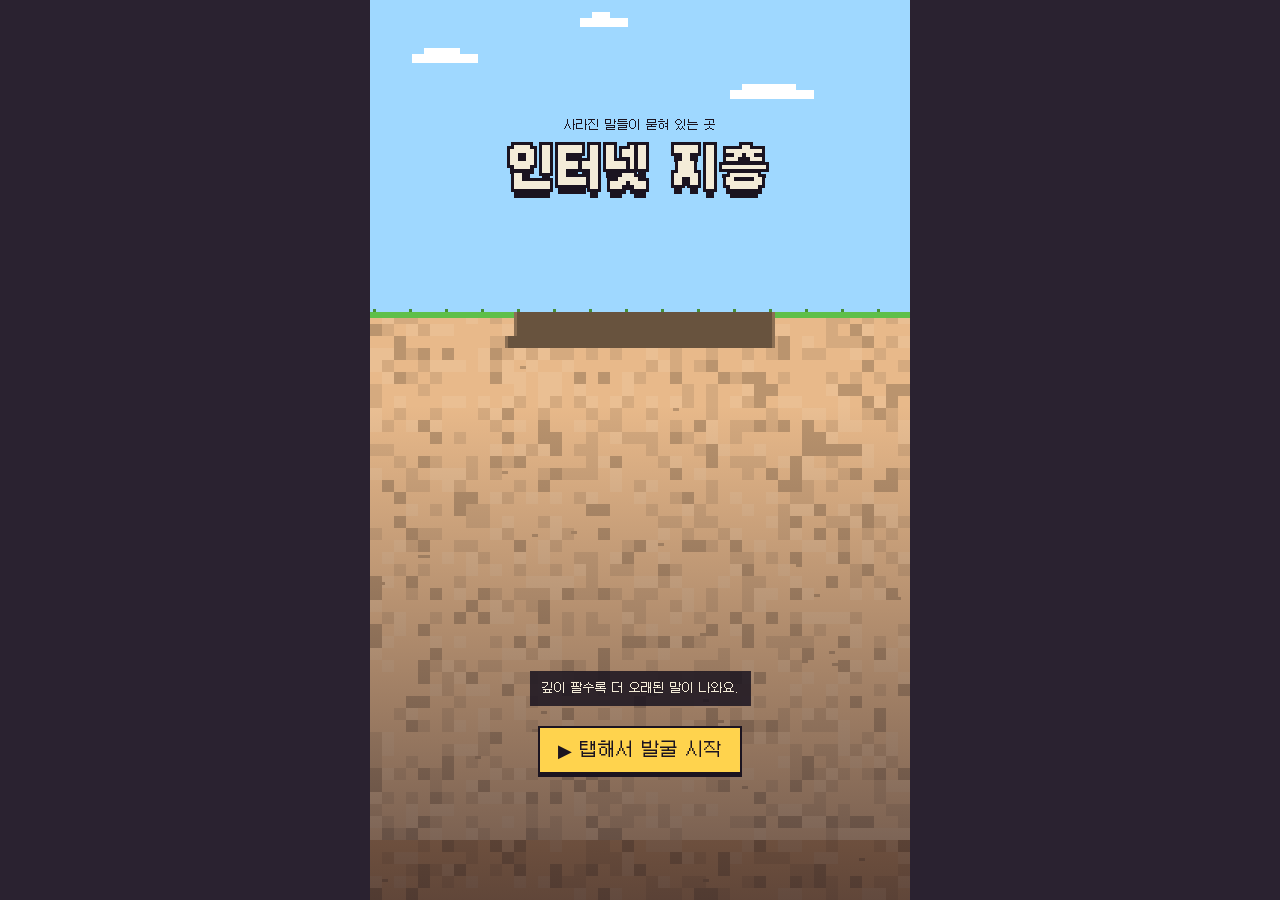
<file: content/vol-02-mz/ch-internet-jicheung/index.html>
<!doctype html>
<html lang="ko">
	<head>
		<meta charset="utf-8" />
		<meta name="viewport" content="width=device-width, initial-scale=1" />
		<title>인터넷 지층</title>
		<!-- 픽셀 폰트 Galmuri11. 12px의 배수에서 또렷하게 보인다. -->
		<link rel="stylesheet" href="assets/fonts.css" />
		<style>
			:root {
				--ink: #1b1420;
				--paper: #f4ecd8;
				--paper-2: #e6dcc4;
				--muted: #6e655a; /* 종이 위 보조 글씨. 대비 4.86:1 */
				--accent: #ffd34d;
				--rock: #2a2230;
				--font: 'Galmuri11';
			}
			* {
				box-sizing: border-box;
			}
			html,
			body {
				margin: 0;
				width: 100%;
				height: 100%;
				overflow: hidden;
				background: var(--rock);
				color: var(--ink);
				font-family: var(--font), system-ui, sans-serif;
				font-size: 12px;
				-webkit-font-smoothing: none;
				-webkit-user-select: none;
				user-select: none;
				-webkit-tap-highlight-color: transparent;
			}
			#col {
				position: relative;
				height: 100%;
				margin: 0 auto;
				overflow: hidden;
			}
			#screen:focus {
				outline: none;
			}
			#screen {
				position: absolute;
				left: 0;
				top: 0;
				display: block;
				touch-action: none;
				cursor: pointer;
			}
			button {
				font: inherit;
				color: var(--ink);
				background: var(--paper);
				border: 2px solid var(--ink);
				border-radius: 0;
				box-shadow: 0 3px 0 var(--ink);
				padding: 8px 12px;
				cursor: pointer;
			}
			button:active {
				transform: translateY(2px);
				box-shadow: 0 1px 0 var(--ink);
			}
			button:focus-visible {
				outline: 3px solid var(--accent);
				outline-offset: 2px;
			}
			[hidden] {
				display: none !important;
			}

			/* 오른쪽 깊이 막대: 층 색 칸, 유물마다 점 하나, 지금 위치 화살표 */
			#gauge {
				position: absolute;
				right: 6px;
				top: 16px;
				bottom: 64px;
				width: 14px;
				pointer-events: none;
			}
			.gauge-bar {
				height: 100%;
				display: flex;
				flex-direction: column;
				border: 2px solid var(--ink);
				box-shadow: 2px 2px 0 var(--ink);
			}
			.gauge-cap {
				height: 6px;
				flex: none;
			}
			.gauge-seg {
				flex: 1;
				display: flex;
				flex-direction: column;
				justify-content: space-evenly;
				align-items: center;
				border-top: 2px solid var(--ink);
			}
			.gauge-seg i {
				width: 6px;
				height: 6px;
				background: rgba(27, 20, 32, 0.45);
			}
			.gauge-seg i.done {
				background: var(--paper);
				box-shadow: 0 0 0 1px var(--ink);
			}
			.gauge-seg i.rare {
				background: var(--accent);
			}
			.gauge-mark {
				position: absolute;
				right: 22px;
				top: 0;
				transform: translateY(-50%);
				background: var(--ink);
				color: var(--paper);
				padding: 3px 6px;
				white-space: nowrap;
				transition: top 0.5s;
			}
			.gauge-mark::after {
				content: '';
				position: absolute;
				right: -6px;
				top: 50%;
				margin-top: -6px;
				border: 6px solid transparent;
				border-right: 0;
				border-left-color: var(--ink);
			}
			#sound-btn {
				position: absolute;
				right: 10px;
				bottom: 12px;
				padding: 6px 10px;
			}

			/* 겹쳐 뜨는 판 */
			.layer {
				position: absolute;
				inset: 0;
				display: grid;
				place-items: center;
				padding: 16px 12px;
				background: rgba(27, 20, 32, 0.55);
			}
			.sheet {
				width: 100%;
				max-width: 340px;
				max-height: 100%;
				overflow: auto;
				background: var(--paper);
				border: 2px solid var(--ink);
				box-shadow: 0 5px 0 var(--ink);
				padding: 18px 16px;
				line-height: 1.5;
			}
			.sheet h1,
			.sheet h2,
			.sheet p {
				margin: 0;
			}
			.eyebrow {
				font-size: 12px;
				color: var(--muted);
			}
			/* 길어지는 판: 내용은 스크롤되고, 아래 버튼은 늘 보이게 붙여 둔다 */
			.sheet.split {
				display: flex;
				flex-direction: column;
				overflow: hidden;
				padding: 0;
			}
			.split > .sheet-body {
				flex: 1 1 auto;
				min-height: 0;
				overflow: auto;
				padding: 18px 16px 12px;
			}
			.split > .sheet-foot {
				flex: none;
				padding: 12px 16px 16px;
				border-top: 2px solid var(--ink);
			}

			/* 타이틀: 상자 대신 땅 위에 로고와 시작 버튼을 얹는다 */
			/* 로고는 하늘에, 소개와 시작 버튼은 땅 위에. --sky는 하늘 높이(스크립트가 넣는다). */
			#title {
				display: flex;
				flex-direction: column;
				justify-content: space-between;
				align-items: center;
				padding: 0 12px 14vh;
				background: linear-gradient(rgba(27, 20, 32, 0) 45%, rgba(27, 20, 32, 0.6));
				cursor: pointer;
				text-align: center;
			}
			.title-sky {
				height: var(--sky, 208px);
				display: flex;
				flex-direction: column;
				justify-content: center;
				align-items: center;
				gap: 10px;
			}
			.title-ground {
				display: flex;
				flex-direction: column;
				align-items: center;
				gap: 12px;
			}
			/* 부제는 판 없이 하늘 위에 글씨만 */
			.tag {
				margin: 0;
				color: var(--ink);
			}
			.logo {
				margin: 0;
				font-size: 48px;
				line-height: 1.1;
				color: var(--paper);
				/* 픽셀 외곽선과 아래 그림자 */
				text-shadow:
					3px 0 0 var(--ink),
					-3px 0 0 var(--ink),
					0 3px 0 var(--ink),
					0 -3px 0 var(--ink),
					3px 3px 0 var(--ink),
					-3px 3px 0 var(--ink),
					3px -3px 0 var(--ink),
					-3px -3px 0 var(--ink),
					0 9px 0 var(--ink);
			}
			.intro {
				margin: 0;
				max-width: 280px;
				background: rgba(27, 20, 32, 0.85);
				color: var(--paper);
				padding: 8px 12px;
				line-height: 1.6;
			}
			#start {
				margin-top: 8px;
				font-size: 18px;
				background: var(--accent);
				padding: 10px 18px;
			}
			#start .blink {
				display: inline-block;
				animation: blink 1s steps(2, jump-none) infinite;
			}
			@keyframes blink {
				50% {
					opacity: 0;
				}
			}
			@media (prefers-reduced-motion: reduce) {
				#start .blink {
					animation: none;
				}
			}

			/* 유물 카드 */
			.card-art {
				display: block;
				width: min(100%, 45vh);
				margin-inline: auto;
				aspect-ratio: 3 / 2;
				image-rendering: pixelated;
				background: var(--paper-2);
				border: 2px solid var(--ink);
				margin-bottom: 12px;
			}
			.badge {
				display: inline-block;
				background: var(--accent);
				border: 2px solid var(--ink);
				font-size: 12px;
				padding: 1px 8px;
				margin-bottom: 6px;
			}
			#card.rare .sheet {
				border-color: #b8860b;
				box-shadow:
					0 0 0 3px var(--accent),
					0 7px 0 var(--ink);
			}
			#card.rare .card-art {
				background: #fff3c4;
			}
			#card-word {
				font-size: 24px;
				margin: 2px 0;
			}
			.facts {
				margin: 12px 0 0;
				font-size: 12px;
			}
			.facts div {
				display: grid;
				grid-template-columns: 64px 1fr;
				align-items: baseline;
				gap: 8px;
				padding: 6px 0;
				border-top: 1px dashed var(--muted);
			}
			.facts dt {
				color: var(--muted);
			}
			.facts dd {
				margin: 0;
				line-height: 1.6;
			}
			.ask {
				font-size: 12px;
				margin-bottom: 8px !important;
			}
			.answers {
				display: grid;
				grid-template-columns: repeat(3, 1fr);
				gap: 6px;
			}
			.answers button {
				padding: 8px 4px;
			}

			/* 결과 */
			#result h2 {
				font-size: 24px;
				margin: 2px 0 4px;
			}
			.strata {
				margin: 16px 0 10px;
				border: 2px solid var(--ink);
			}
			.strata-row {
				display: grid;
				grid-template-columns: 96px 1fr 40px;
				white-space: nowrap;
				align-items: center;
				gap: 8px;
				padding: 6px 8px;
				font-size: 12px;
				color: var(--paper);
			}
			.strata-bar {
				height: 10px;
				background: rgba(0, 0, 0, 0.35);
			}
			.strata-bar span {
				display: block;
				height: 100%;
			}
			.strata-row em {
				font-style: normal;
				text-align: right;
				font-size: 12px;
			}
			.deepest {
				font-size: 12px;
			}
			.found-title {
				font-size: 12px;
				margin: 14px 0 6px !important;
				color: var(--muted);
			}
			.found {
				list-style: none;
				margin: 0;
				padding: 0;
				display: grid;
				grid-template-columns: 1fr 1fr;
				gap: 6px;
			}
			.found li {
				border: 2px solid var(--ink);
				background: var(--paper-2);
				padding: 5px 8px;
				font-size: 12px;
			}
			.found li.rare {
				background: #fff3c4;
			}
			.found small {
				display: block;
				font-size: 12px;
				color: var(--muted);
			}
			.sheet .wide {
				display: block;
				width: 100%;
			}

			/* 엔딩 */
			#ending {
				background: none;
				align-items: end;
				padding-bottom: 96px;
			}
			#ending .sheet {
				text-align: center;
			}
			#ending .line {
				font-size: 18px;
				margin-bottom: 6px;
			}
			#ending .sub {
				font-size: 12px;
				color: var(--muted);
				margin-bottom: 14px;
			}
		</style>
	</head>
	<body>
		<div id="col">
			<canvas id="screen" tabindex="0" aria-label="발굴장. 탭하거나 스페이스를 눌러 흙더미를 파요."></canvas>

			<div id="gauge" role="img" hidden>
				<div class="gauge-bar" id="gauge-bar"></div>
				<div class="gauge-mark" id="gauge-mark"></div>
			</div>
			<button id="sound-btn" aria-label="소리 끄기" aria-pressed="false" hidden>♪</button>

			<div class="layer" id="title">
				<div class="title-sky">
					<p class="tag" data-text="subtitle"></p>
					<h1 class="logo" data-text="title"></h1>
				</div>
				<div class="title-ground">
					<p class="intro" data-text="intro"></p>
					<button id="start"><span class="blink">▶</span> <span data-text="startLabel"></span></button>
				</div>
			</div>

			<div class="layer" id="card" role="dialog" aria-modal="true" aria-labelledby="card-word" hidden>
				<div class="sheet split">
					<div class="sheet-body">
						<canvas class="card-art" id="card-art" width="288" height="192"></canvas>
						<span class="badge" id="card-badge" data-text="rareLabel"></span>
						<p class="eyebrow" id="card-meta"></p>
						<h2 id="card-word"></h2>
						<dl class="facts">
							<div><dt>뜻</dt><dd id="card-meaning"></dd></div>
							<div><dt>용례</dt><dd id="card-example"></dd></div>
							<div><dt>멸종 사유</dt><dd id="card-extinction"></dd></div>
						</dl>
					</div>
					<div class="sheet-foot">
						<p class="ask">이 말, 어때요?</p>
						<div class="answers" id="answers"></div>
					</div>
				</div>
			</div>

			<div class="layer" id="result" role="dialog" aria-modal="true" aria-labelledby="result-name" hidden>
				<div class="sheet split">
					<div class="sheet-body">
						<p class="eyebrow">당신의 지층</p>
						<h2 id="result-name"></h2>
						<p id="result-line"></p>
						<div class="strata" id="result-strata"></div>
						<p class="deepest" id="result-deepest"></p>
						<p class="found-title">오늘 발굴한 유물</p>
						<ul class="found" id="result-found"></ul>
					</div>
					<div class="sheet-foot">
						<button class="wide" id="surface-btn">지표로 올라가기</button>
					</div>
				</div>
			</div>

			<div class="layer" id="ending" hidden>
				<div class="sheet">
					<p class="line" data-text="ending"></p>
					<p class="sub" id="ending-sub"></p>
					<button id="again">다시 파기</button>
				</div>
			</div>
		</div>

		<!-- 제목, 밈 목록, 결과 문구, 규칙, 그림 목록은 모두 data.js에 있습니다. -->
		<script src="data.js"></script>
		<script>
			(() => {
				'use strict';

				const D = window.MZ_DATA;

				// ── 규격 ─────────────────────────────────────────
				// 세계는 가로 180px로 그리고 화면에 정수배로 키운다. 아래 숫자는 모두 그 기준이다.
				const W = 180;
				const T = 4; // 흙 무늬 한 칸
				const SKY = 104; // 지표 위 하늘 높이
				const BEDROCK = 40;
				const STEP = 76; // 흙더미 사이 간격
				const LAYER_PAD = 18; // 층 윗부분 여백
				// 유물 하나가 차지하는 칸. 틀 그림은 크기가 제각각이라 비율을 지켜 이 안에 맞춘다.
				const FRAME_W = 72;
				const FRAME_H = 48;
				// 그림이 오기 전까지 쓰는 임시 틀. face는 글자가 올라가는 화면 면 [x, y, 너비, 높이].
				const PLACEHOLDER = { w: 64, h: 40, face: [6, 8, 52, 22] };
				const FRAME_X = (W - FRAME_W) / 2;
				// 가운데로 파 내려가는 굴
				const SHAFT_X = 46;
				const SHAFT_W = 88;
				// 유물을 덮고 있는 흙더미 (유물 위치 기준)
				const MOUND = { x: -6, y: -6, w: FRAME_W + 12, h: FRAME_H + 12 };
				const JUNK = 22; // 잡동사니 한 칸
				const JUNK_OUT = 20; // 굴 벽에서 굴 안쪽으로 나온 길이. 나머지 조금만 벽에 걸쳐 있다.
				const TAPS = Math.max(1, D.taps || 3);
				const PER_LAYER = Math.max(1, D.perLayer || 2);
				const COMBO_GAP = 0.3; // 이 간격(초)보다 빠르게 이어 치면 연타

				const INK = '#1b1420';
				const PAPER = '#f4ecd8';
				const ACCENT = '#ffd34d';
				const SKY_COLOR = '#9fd8ff';
				const ROCK = '#2a2230';
				const FACE_COLOR = '#b8d8b0';
				const NEW_SOIL = '#f2d3a8';

				const maxScore = Math.max(...D.answers.map((a) => a.score));
				const topAnswer = D.answers.find((a) => a.score === maxScore);

				// ── 도움 함수 ──────────────────────────────────────
				const $ = (s) => document.querySelector(s);
				const clamp = (v, a, b) => Math.max(a, Math.min(b, v));
				const rand = (a, b) => a + Math.random() * (b - a);
				const randInt = (a, b) => Math.floor(rand(a, b + 1));
				const shuffle = (list) => {
					const out = list.slice();
					for (let i = out.length - 1; i > 0; i--) {
						const j = Math.floor(Math.random() * (i + 1));
						[out[i], out[j]] = [out[j], out[i]];
					}
					return out;
				};
				const rgb = (h) => {
					const n = parseInt(h.slice(1), 16);
					return [(n >> 16) & 255, (n >> 8) & 255, n & 255];
				};
				const mix = (a, b, t) => {
					const A = rgb(a);
					const B = rgb(b);
					return '#' + A.map((v, i) => Math.round(v + (B[i] - v) * t).toString(16).padStart(2, '0')).join('');
				};
				const pickShade = () => {
					const p = Math.random();
					return p < 0.55 ? 0 : p < 0.75 ? 1 : p < 0.9 ? 2 : 3;
				};
				const shadesOf = (base) => [base, mix(base, '#000000', 0.08), mix(base, '#ffffff', 0.08), mix(base, '#000000', 0.2)];
				const chrome = (mode) => {
					try {
						window.parent.postMessage({ from: 'vibe-fold:chapter', chrome: mode }, '*');
					} catch {}
				};

				// ── 글자 채우기 ────────────────────────────────────
				document.title = D.title;
				for (const el of document.querySelectorAll('[data-text]')) el.textContent = D[el.dataset.text];

				// ── 그림과 폰트 ────────────────────────────────────
				// data.js의 sprites에 적힌 것만 불러온다. 없는 파일을 찾느라 오류를 내지 않으려고.
				const sprites = {};
				for (const name of D.sprites || []) {
					const img = new Image();
					img.onload = () => (sprites[name] = img);
					img.src = `assets/${name}.webp`;
				}

				// 캔버스는 폰트가 다 불러와진 뒤에야 그 폰트로 그린다
				const fontFamily = "'Galmuri11', system-ui, sans-serif";
				if (document.fonts) {
					document.fonts.load(`12px ${fontFamily}`).catch(() => {});
					document.fonts.load(`bold 12px ${fontFamily}`).catch(() => {});
				}
				// 픽셀 폰트는 12px 배수에서 또렷하다. 그보다 작으면 그대로 둔다.
				const crisp = (px) => (px >= 12 ? Math.floor(px / 12) * 12 : px);

				// ── 소리 ──────────────────────────────────────────
				// 파일 없이 WebAudio로 만든 칩튠 효과음. 막혀도 작품은 그대로 돈다.
				const Sound = {
					ac: null,
					on: true,
					noiseBuf: null,
					init() {
						if (this.ac) return;
						try {
							this.ac = new (window.AudioContext || window.webkitAudioContext)();
							this.ac.resume().catch(() => {});
							const len = this.ac.sampleRate * 0.4;
							this.noiseBuf = this.ac.createBuffer(1, len, this.ac.sampleRate);
							const ch = this.noiseBuf.getChannelData(0);
							for (let i = 0; i < len; i++) ch[i] = Math.random() * 2 - 1;
						} catch {
							this.ac = null;
						}
					},
					tone(f, d, type = 'square', v = 0.04, f2 = null, at = 0) {
						if (!this.on || !this.ac) return;
						const t = this.ac.currentTime + at;
						const o = this.ac.createOscillator();
						const g = this.ac.createGain();
						o.type = type;
						o.frequency.setValueAtTime(f, t);
						if (f2) o.frequency.exponentialRampToValueAtTime(f2, t + d);
						g.gain.setValueAtTime(v, t);
						g.gain.exponentialRampToValueAtTime(0.0001, t + d);
						o.connect(g).connect(this.ac.destination);
						o.start(t);
						o.stop(t + d + 0.02);
					},
					noise(d, v, freq) {
						if (!this.on || !this.ac) return;
						const t = this.ac.currentTime;
						const src = this.ac.createBufferSource();
						const filter = this.ac.createBiquadFilter();
						const g = this.ac.createGain();
						src.buffer = this.noiseBuf;
						filter.type = 'bandpass';
						filter.frequency.value = freq;
						g.gain.setValueAtTime(v, t);
						g.gain.exponentialRampToValueAtTime(0.0001, t + d);
						src.connect(filter).connect(g).connect(this.ac.destination);
						src.start(t);
						src.stop(t + d);
					},
					// 빠르게 이어 칠수록 음이 올라간다
					hit(streak) {
						this.noise(0.09, 0.14, 650);
						this.tone(196 * (1 + 0.25 * (streak - 1)), 0.09, 'square', 0.04);
					},
					smash() {
						this.noise(0.3, 0.2, 380);
						[523, 659, 784, 1047].forEach((f, i) => this.tone(f, 0.12, 'square', 0.035, null, 0.05 + i * 0.07));
					},
					combo() {
						[784, 988, 1175].forEach((f) => this.tone(f, 0.25, 'square', 0.025, null, 0.34));
					},
					rare() {
						[1047, 1319, 1568, 2093, 1568, 2093].forEach((f, i) => this.tone(f, 0.1, 'triangle', 0.05, null, 0.35 + i * 0.06));
					},
					blip() {
						this.tone(880, 0.05, 'square', 0.03);
					},
					thud() {
						this.tone(110, 0.35, 'triangle', 0.15, 50);
					},
					// 엔딩에서 지금 쓰는 말이 하나씩 솟아오를 때. 하나씩 음이 올라간다.
					pop(i) {
						const up = 2 ** ((i * 4) / 12);
						this.tone(523 * up, 0.14, 'square', 0.04, 1046 * up);
					},
					ending() {
						[784, 659, 523, 392].forEach((f, i) => this.tone(f, 0.4, 'triangle', 0.05, null, i * 0.32));
					},
				};

				// ── 상태 ──────────────────────────────────────────
				const col = $('#col');
				const canvas = $('#screen');
				const ctx = canvas.getContext('2d');
				const buf = document.createElement('canvas'); // 세계를 원래 픽셀 크기로 그리는 곳
				const b = buf.getContext('2d');

				let k = 2; // CSS px / 세계 px
				let K = 2; // 기기 px / 세계 px
				let viewH = 300;

				let layers, surface, stations, surfaceArts, junk;
				let worldH, bedrockY, edges, grass, grassDark, newShades, newShade;
				// title → ready(칠 수 있음) → reveal(유물 반짝) → card → moving(다음 흙더미로) … → bottom → result → ending
				let state = 'title';
				let idx = 0;
				let cam = 0;
				let camTarget = 0;
				let shaftBottom = SKY;
				let shaftTarget = SKY;
				let timer = 0;
				let shake = 0;
				let streak = 0;
				let lastTap = 0;
				let tapped = false;
				let particles = [];
				let impacts = [];
				let popups = [];
				let bury = 0;
				let endWait = 0;
				let endT = 0; // 엔딩이 시작되고(지표에 닿고) 흐른 시간
				let clock = 0;

				const allArtifacts = () => (stations || []).concat(surfaceArts || []);
				const current = () => stations[idx];

				// ── 세계 만들기 ─────────────────────────────────────
				function build() {
					surface = D.layers.find((l) => l.surface) || null;
					layers = D.layers.filter((l) => !l.surface).map((l, index) => ({ ...l, index }));

					// 층마다 PER_LAYER개를 뽑아 가운데 굴을 따라 묻는다
					stations = [];
					let y = SKY;
					for (const L of layers) {
						const picks = shuffle(D.artifacts.filter((a) => a.layer === L.id)).slice(0, PER_LAYER);
						L.top = y;
						L.height = LAYER_PAD + 6 + Math.max(1, picks.length) * STEP;
						L.bottom = y + L.height;
						y = L.bottom;
						L.shades = shadesOf(L.soil);
						L.cave = mix(L.soil, '#000000', 0.55);
						L.caveEdge = mix(L.soil, '#000000', 0.4);
						L.texture = makeTexture(L);
						picks.forEach((data, j) => stations.push(makeArtifact(data, L, FRAME_X, L.top + LAYER_PAD + j * STEP)));
					}
					bedrockY = y;
					worldH = y + BEDROCK;
					if (stations.length) stations[randInt(0, stations.length - 1)].rare = true;

					grass = surface ? surface.soil : '#5fbf4a';
					grassDark = mix(grass, '#000000', 0.25);
					newShades = shadesOf(NEW_SOIL);
					newShade = Uint8Array.from({ length: (SKY / T) * (W / T) }, pickShade);

					// 굴 벽을 울퉁불퉁하게
					edges = Array.from({ length: Math.ceil(worldH / T) }, () => [randInt(0, 3), randInt(0, 3)]);

					// 지표의 말은 땅 위에 서 있다가 엔딩에서 덮인다
					const onSurface = surface ? D.artifacts.filter((a) => a.layer === surface.id).slice(0, 3) : [];
					const spots = [
						[2, SKY - 50],
						[96, SKY - 50],
						[FRAME_X, SKY - 100],
					];
					surfaceArts = onSurface.map((data, i) => {
						const a = makeArtifact(data, surface, spots[i][0], spots[i][1]);
						a.broken = true;
						return a;
					});

					// 잡동사니는 굴 벽에 살짝 걸쳐 있다가, 굴이 그 깊이를 지나면 드러난다.
					// 유물 사이 빈자리에 왼쪽·오른쪽을 번갈아 놓는다.
					junk = [];
					for (const L of layers) {
						const gaps = stations.filter((a) => a.layer === L).map((a) => a.y + FRAME_H);
						let left = Math.random() < 0.5;
						(L.junk || []).forEach((name, i) => {
							if (!gaps.length) return;
							const x = left ? SHAFT_X + JUNK_OUT - JUNK : SHAFT_X + SHAFT_W - JUNK_OUT;
							junk.push({ name, x, y: gaps[i % gaps.length], flip: !left, tilt: rand(-0.35, 0.35) });
							left = !left;
						});
					}

					idx = 0;
					state = 'title';
					cam = camTarget = 0;
					shaftBottom = shaftTarget = stations.length ? stations[0].y + MOUND.y : bedrockY;
					timer = shake = 0;
					streak = 0;
					tapped = false;
					particles = [];
					impacts = [];
					popups = [];
					bury = 0;
					endWait = 0;
					endT = 0;
					buildGauge();
				}

				function makeTexture(L) {
					const c = document.createElement('canvas');
					c.width = W;
					c.height = L.height;
					const g = c.getContext('2d');
					for (let y = 0; y < L.height; y += T) {
						for (let x = 0; x < W; x += T) {
							g.fillStyle = L.shades[pickShade()];
							g.fillRect(x, y, T, T);
						}
					}
					// 자갈
					g.fillStyle = L.shades[3];
					for (let i = 0; i < L.height / 6; i++) g.fillRect(randInt(0, W - 2), randInt(0, L.height - 2), 2, 1);
					return c;
				}

				function makeArtifact(data, L, x, y) {
					const a = { data, layer: L, x, y, frame: data.frame || L.frame, hits: 0, broken: false, rare: false, flash: 0, answer: null, art: null, cracks: [], speckles: moundSpeckles() };
					// 칠 때마다 커지는 금을 미리 그려 둔다
					for (let h = 1; h < TAPS; h++) a.cracks.push(crackPixels(MOUND.w, MOUND.h, 2 + h, 6 + h * 4));
					return a;
				}

				function crackPixels(w, h, rays, len) {
					const px = [];
					const ox = randInt(w * 0.3, w * 0.7);
					const oy = randInt(h * 0.3, h * 0.7);
					const base = Math.random() * Math.PI * 2;
					for (let r = 0; r < rays; r++) {
						let ang = base + (r * Math.PI * 2) / rays + rand(-0.4, 0.4);
						let x = ox;
						let y = oy;
						const n = randInt(len - 2, len + 2);
						for (let s = 0; s < n; s++) {
							x += Math.cos(ang);
							y += Math.sin(ang);
							ang += rand(-0.5, 0.5);
							const X = Math.round(x);
							const Y = Math.round(y);
							if (X >= 1 && Y >= 1 && X < w - 1 && Y < h - 1) px.push(X, Y);
						}
					}
					return px;
				}

				// ── 유물 그리기 ─────────────────────────────────────
				function box(g, x, y, w, h, fill, round = false) {
					g.fillStyle = INK;
					g.fillRect(x, y, w, h);
					g.fillStyle = fill;
					g.fillRect(x + 1, y + 1, w - 2, h - 2);
					if (round) {
						for (const [px, py] of [
							[x, y],
							[x + w - 1, y],
							[x, y + h - 1],
							[x + w - 1, y + h - 1],
						])
							g.clearRect(px, py, 1, 1);
						g.fillStyle = INK;
						for (const [px, py] of [
							[x + 1, y + 1],
							[x + w - 2, y + 1],
							[x + 1, y + h - 2],
							[x + w - 2, y + h - 2],
						])
							g.fillRect(px, py, 1, 1);
					}
				}

				// 그림이 오기 전까지 쓰는 임시 틀. 모양만 대략 그 시대 물건을 닮게.
				function drawFramePlaceholder(g, type) {
					let face = FACE_COLOR;
					switch (type) {
						case 'crt':
							box(g, 0, 0, 64, 40, '#d9cdb0');
							g.fillStyle = '#8f8578';
							g.fillRect(6, 34, 36, 1);
							g.fillStyle = ACCENT;
							g.fillRect(56, 34, 3, 2);
							break;
						case 'pmp':
							box(g, 0, 4, 64, 32, '#9aa3ad', true);
							g.fillStyle = INK;
							g.fillRect(2, 19, 3, 1);
							g.fillRect(3, 18, 1, 3);
							g.fillRect(60, 15, 2, 2);
							g.fillRect(60, 22, 2, 2);
							break;
						case 'oldphone':
							box(g, 0, 3, 64, 34, '#2b2b33', true);
							g.fillStyle = '#8f8578';
							g.fillRect(59, 17, 3, 4);
							break;
						case 'smartphone':
							box(g, 3, 5, 58, 30, '#3a3f4a', true);
							g.fillStyle = '#cfc6b8';
							for (const [px, py] of [
								[58, 31],
								[57, 32],
								[59, 32],
								[56, 33],
							])
								g.fillRect(px, py, 1, 1);
							break;
						case 'bubble':
							box(g, 0, 0, 64, 34, '#cfc6b8', true);
							for (let i = 0; i < 6; i++) {
								g.fillStyle = INK;
								g.fillRect(8, 33 + i, 1, 1);
								g.fillRect(14 - i, 33 + i, 1, 1);
								g.fillStyle = '#cfc6b8';
								g.fillRect(9, 33 + i, Math.max(0, 5 - i), 1);
							}
							face = '#e9e2d4';
							break;
						default:
							box(g, 0, 0, 64, 40, '#8f8578', true);
					}
					const [fx, fy, fw, fh] = PLACEHOLDER.face;
					box(g, fx - 1, fy - 1, fw + 2, fh + 2, face);
				}

				// 임시 틀을 원래 크기로 그린 캔버스
				function placeholderCanvas(a) {
					if (a.art) return a.art;
					const c = document.createElement('canvas');
					c.width = PLACEHOLDER.w;
					c.height = PLACEHOLDER.h;
					drawFramePlaceholder(c.getContext('2d'), a.frame);
					a.art = c;
					return c;
				}

				// 틀 그림과 화면 면을 FRAME_W×FRAME_H 칸 기준 좌표로. 그림이 없으면 임시 틀.
				function specOf(a) {
					const img = sprites['frame-' + a.frame];
					const nw = img ? img.naturalWidth : PLACEHOLDER.w;
					const nh = img ? img.naturalHeight : PLACEHOLDER.h;
					const conf = D.frames && D.frames[a.frame];
					const face = img ? (conf && conf.face) || [nw * 0.1, nh * 0.2, nw * 0.8, nh * 0.55] : PLACEHOLDER.face;
					const s = Math.min(FRAME_W / nw, FRAME_H / nh);
					const x = (FRAME_W - nw * s) / 2;
					const y = (FRAME_H - nh * s) / 2;
					return {
						img: img || placeholderCanvas(a),
						x,
						y,
						w: nw * s,
						h: nh * s,
						face: { x: x + face[0] * s, y: y + face[1] * s, w: face[2] * s, h: face[3] * s },
					};
				}

				// 유물 하나를 그리고 화면 면에 말을 쓴다. (ox, oy)는 칸의 왼쪽 위, scale은 세계 1px의 크기.
				// 글자까지 고해상도로 그려야 읽힌다.
				function drawArtifact(g, a, ox, oy, scale, { clipBottom = Infinity, flash = true } = {}) {
					if (clipBottom <= oy) return;
					const sp = specOf(a);
					g.save();
					if (clipBottom < Infinity) {
						g.beginPath();
						g.rect(ox - scale, oy - scale, (FRAME_W + 2) * scale, clipBottom - oy + scale);
						g.clip();
					}
					g.imageSmoothingEnabled = false;
					g.drawImage(sp.img, ox + sp.x * scale, oy + sp.y * scale, sp.w * scale, sp.h * scale);
					if (flash && a.flash > 0 && Math.floor(a.flash * 10) % 2 === 0) {
						g.strokeStyle = ACCENT;
						g.lineWidth = scale;
						g.strokeRect(ox + (sp.x - 0.5) * scale, oy + (sp.y - 0.5) * scale, (sp.w + 1) * scale, (sp.h + 1) * scale);
					}

					const f = sp.face;
					const text = a.data.word;
					const room = (f.w - 4) * scale;
					let size = crisp(Math.min(9, f.h * 0.62) * scale);
					g.font = `${size}px ${fontFamily}`;
					// 넘치면 12px씩 줄이고, 그래도 넘치면 그때만 비율로 줄인다
					while (g.measureText(text).width > room && size > 12) {
						size -= 12;
						g.font = `${size}px ${fontFamily}`;
					}
					const w = g.measureText(text).width;
					if (w > room) g.font = `${(size * room) / w}px ${fontFamily}`;
					g.beginPath();
					g.rect(ox + f.x * scale, oy + f.y * scale, f.w * scale, f.h * scale);
					g.clip();
					g.fillStyle = INK;
					g.textAlign = 'center';
					g.textBaseline = 'middle';
					g.fillText(text, ox + (f.x + f.w / 2) * scale, oy + (f.y + f.h / 2 + 0.5) * scale);
					g.restore();
				}

				// ── 파기 ──────────────────────────────────────────
				function tap(sx, sy) {
					if (state !== 'ready') return;
					const a = current();
					const now = performance.now() / 1000;
					// 첫 번째 탭은 늘 연타의 시작. 그다음부터는 빨리 이어 쳤을 때만 이어진다.
					streak = a.hits > 0 && now - lastTap < COMBO_GAP ? streak + 1 : 1;
					lastTap = now;
					a.hits++;
					tapped = true;

					// 맞은 자리. 화면 어디를 눌러도 흙더미 안쪽에 맞는다.
					const mx = a.x + MOUND.x;
					const my = a.y + MOUND.y;
					const ix = sx == null ? mx + MOUND.w / 2 : clamp(sx, mx + 6, mx + MOUND.w - 6);
					const iy = sy == null ? my + MOUND.h / 2 : clamp(sy + cam, my + 6, my + MOUND.h - 6);
					impacts.push({ x: ix, y: iy, t: 0.2 });

					if (a.hits < TAPS) {
						shake = 0.12;
						Sound.hit(streak);
						burst(ix, iy, 6 + streak * 2, a.layer.shades, 50);
						return;
					}
					smash(a, streak >= TAPS && TAPS > 1);
				}

				function smash(a, combo) {
					a.broken = true;
					a.flash = combo ? 1 : 0.7;
					shaftBottom = shaftTarget = a.y + MOUND.y + MOUND.h;
					state = 'reveal';
					timer = a.flash;
					shake = combo ? 0.4 : 0.25;
					const cx = a.x + FRAME_W / 2;
					const cy = a.y + FRAME_H / 2;
					burst(cx, cy, combo ? 70 : 40, a.layer.shades, combo ? 120 : 80);
					Sound.smash();
					if (combo) {
						popups.push({ text: D.comboText, x: cx, y: a.y - 4, t: 1.1 });
						Sound.combo();
					}
					if (a.rare) {
						burst(cx, cy, 30, [ACCENT, '#fff3c4', '#ffffff'], 70, 0);
						Sound.rare();
					}
				}

				function burst(x, y, n, colors, speed, g = 260) {
					for (let i = 0; i < n; i++) {
						const ang = rand(0, Math.PI * 2);
						const sp = rand(speed * 0.3, speed);
						particles.push({ x, y, vx: Math.cos(ang) * sp, vy: Math.sin(ang) * sp - (g ? speed * 0.4 : 0), g, life: rand(0.35, 0.8), color: colors[randInt(0, colors.length - 1)] });
					}
				}

				function answer(ans) {
					if (state !== 'card' || justOpened()) return;
					current().answer = ans;
					Sound.blip();
					closeModal();
					updateHud();
					next();
				}

				function next() {
					idx++;
					state = 'moving';
					if (idx < stations.length) {
						const a = current();
						shaftTarget = a.y + MOUND.y;
						camTarget = camFor(a);
						updateHud();
					} else {
						shaftTarget = bedrockY;
						camTarget = maxCam();
						state = 'bottom';
						timer = 0;
					}
				}

				// ── 카메라 ────────────────────────────────────────
				const maxCam = () => Math.max(0, worldH - viewH);
				const camFor = (a) => clamp(a.y + FRAME_H / 2 - viewH * 0.42, 0, maxCam());

				// ── 매 프레임 ──────────────────────────────────────
				function update(dt) {
					clock += dt;

					// 굴은 일정한 속도로 파 내려간다
					if (shaftBottom < shaftTarget) shaftBottom = Math.min(shaftTarget, shaftBottom + 240 * dt);

					if (state === 'reveal') {
						timer -= dt;
						if (timer <= 0) {
							state = 'card';
							openCard(current());
						}
					} else if (state === 'moving') {
						if (shaftBottom >= shaftTarget && Math.abs(camTarget - cam) < 0.5) state = 'ready';
					} else if (state === 'bottom') {
						if (shaftBottom >= shaftTarget && Math.abs(camTarget - cam) < 0.5) {
							if (timer === 0) {
								Sound.thud();
								shake = 0.3;
							}
							timer += dt;
							if (timer > 1.4) openResult();
						}
					} else if (state === 'ending') {
						camTarget = 0;
						if (cam < 1) {
							// 지금 쓰는 말이 하나씩 땅 위로 솟아오른 뒤, 그 위로 흙이 덮인다
							const before = endT;
							endT += dt;
							surfaceArts.forEach((a, i) => {
								if (before < popAt(i) && endT >= popAt(i)) Sound.pop(i);
							});
							const buryAt = popAt(surfaceArts.length) + 0.6;
							if (before < buryAt && endT >= buryAt) Sound.ending();
							if (endT >= buryAt && bury < 1) {
								bury = Math.min(1, bury + dt / 3.2);
								const top = buryTop();
								for (let n = 0; n < 3; n++) {
									particles.push({ x: rand(0, W), y: cam - 2, vx: 0, vy: rand(90, 140), g: 0, life: Math.max(0.05, (top - cam) / 120), color: newShades[randInt(0, 3)] });
								}
							} else if (bury >= 1 && endWait < 0.6) {
								endWait += dt;
								if (endWait >= 0.6) showEnding();
							}
						}
					}

					cam += (camTarget - cam) * Math.min(1, dt * 6);
					if (Math.abs(camTarget - cam) < 0.05) cam = camTarget;
					if (shake > 0) shake -= dt;

					for (const a of stations) if (a.flash > 0) a.flash -= dt;
					for (const p of particles) {
						p.vy += p.g * dt;
						p.x += p.vx * dt;
						p.y += p.vy * dt;
						p.life -= dt;
					}
					particles = particles.filter((p) => p.life > 0);
					for (const m of impacts) m.t -= dt;
					impacts = impacts.filter((m) => m.t > 0);
					for (const p of popups) {
						p.t -= dt;
						p.y -= 14 * dt;
					}
					popups = popups.filter((p) => p.t > 0);
				}

				const ease = (t) => 1 - (1 - t) ** 3;
				// 살짝 넘쳤다가 제자리로 돌아오는 움직임
				const easeOutBack = (t) => 1 + 2.7 * (t - 1) ** 3 + 1.7 * (t - 1) ** 2;
				const popAt = (i) => 0.3 + i * 0.45;
				// 엔딩 전에는 지표의 말이 땅속에 숨어 있다. 0이면 숨음, 1이면 제자리.
				const riseOf = (i) => (state === 'ending' ? easeOutBack(clamp((endT - popAt(i)) / 0.35, 0, 1)) : 0);
				const buryTop = () => SKY - Math.floor((ease(bury) * (SKY - 4)) / T) * T;

				function render() {
					const sh = shake > 0 ? Math.round(rand(-1.5, 1.5)) : 0;
					const cy = Math.round(cam) + sh;
					const sx = shake > 0 ? Math.round(rand(-1, 1)) : 0;

					// 1. 세계를 원래 픽셀 크기로
					b.setTransform(1, 0, 0, 1, sx, 0);
					b.fillStyle = SKY_COLOR;
					b.fillRect(-2, 0, W + 4, viewH);
					b.fillStyle = '#ffffff';
					for (const [x, y, w] of [
						[14, 18, 22],
						[120, 30, 28],
						[70, 6, 16],
					]) {
						b.fillRect(x, y - cy, w, 3);
						b.fillRect(x + 4, y - 2 - cy, w - 10, 2);
					}

					// 흙과 암반
					for (const L of layers) {
						const y = L.top - cy;
						if (y > viewH || y + L.height < 0) continue;
						b.drawImage(L.texture, 0, y);
					}
					b.fillStyle = ROCK;
					b.fillRect(-2, bedrockY - cy, W + 4, viewH + BEDROCK);
					b.fillStyle = '#3a3042';
					for (let i = 0; i < 70; i++) b.fillRect((i * 37) % W, bedrockY + ((i * 13) % BEDROCK) - cy, 2, 1);

					// 풀
					b.fillStyle = grass;
					b.fillRect(-2, SKY - cy, W + 4, 2);
					b.fillStyle = grassDark;
					for (let x = 1; x < W; x += 12) b.fillRect(x, SKY - 1 - cy, 1, 1);


					// 가운데 굴
					const from = Math.max(SKY, cy);
					const to = Math.min(shaftBottom, cy + viewH);
					for (let y = Math.floor(from / T) * T; y < to; y += T) {
						const L = layerAt(y);
						if (!L) continue;
						const [el, er] = edges[y / T];
						const h = Math.min(T, shaftBottom - y);
						b.fillStyle = L.caveEdge;
						b.fillRect(SHAFT_X + el - 1, y - cy, SHAFT_W - el - er + 2, h);
						b.fillStyle = L.cave;
						b.fillRect(SHAFT_X + el, y - cy, SHAFT_W - el - er, h);
					}

					// 지금 칠 흙더미
					if (stations.length && idx < stations.length && !current().broken && ['ready', 'moving'].includes(state)) drawMound(current(), cy);

					if (bury > 0) {
						const top = buryTop();
						for (let y = top; y < SKY; y += T) {
							const n = (SKY - y) / T - 1;
							for (let c = 0; c < W / T; c++) {
								b.fillStyle = newShades[newShade[n * (W / T) + c]];
								b.fillRect(c * T, y - cy, T, T);
							}
						}
						if (bury >= 1) {
							b.fillStyle = grass;
							b.fillRect(-2, top - cy, W + 4, 2);
							b.fillStyle = grassDark;
							for (let x = 1; x < W; x += 12) b.fillRect(x, top - 1 - cy, 1, 1);
						}
					}

					// 2. 기기 해상도로 키워서 옮긴다
					ctx.setTransform(1, 0, 0, 1, 0, 0);
					ctx.imageSmoothingEnabled = false;
					ctx.drawImage(buf, 0, 0, W, viewH, 0, 0, W * K, viewH * K);

					// 3. 잡동사니는 굴 안쪽으로 나온 부분만, 굴이 파인 만큼만 보인다.
					// 그림이 정밀해서 고해상도로 부드럽게 줄여 그린다. 그림이 없으면 그리지 않는다.
					ctx.save();
					ctx.beginPath();
					ctx.rect((SHAFT_X + 2 + sx) * K, (SKY - cy) * K, (SHAFT_W - 4) * K, (shaftBottom - SKY) * K);
					ctx.clip();
					ctx.imageSmoothingEnabled = true;
					ctx.imageSmoothingQuality = 'high';
					for (const j of junk) {
						const sp = sprites['junk-' + j.name];
						if (!sp || j.y > shaftBottom || j.y - cy > viewH || j.y + JUNK - cy < 0) continue;
						const fit = JUNK / Math.max(sp.naturalWidth, sp.naturalHeight);
						const w = sp.naturalWidth * fit;
						const h = sp.naturalHeight * fit;
						// 칸 가운데를 축으로 살짝 기울여 묻힌 느낌을 낸다. 오른쪽 벽 것은 좌우를 뒤집어 굴 쪽을 보게.
						ctx.save();
						ctx.translate((j.x + sx + JUNK / 2) * K, (j.y - cy + JUNK / 2) * K);
						ctx.rotate(j.tilt);
						if (j.flip) ctx.scale(-1, 1);
						ctx.drawImage(sp, (-w / 2) * K, (-h / 2) * K, w * K, h * K);
						ctx.restore();
					}
					ctx.restore();

					// 드러난 유물은 고해상도로. 틀 그림마다 픽셀 크기가 달라서 세계 버퍼에 넣으면 뭉개진다.
					const fillTop = bury > 0 ? (buryTop() - cy) * K : Infinity;
					for (const a of stations) {
						if (!a.broken || a.y - cy > viewH || a.y + FRAME_H - cy < 0) continue;
						drawArtifact(ctx, a, (a.x + sx) * K, (a.y - cy) * K, K);
					}
					// 지표의 말은 엔딩에서 땅 위로 솟아올랐다가 새 흙에 덮인다. 땅 밑으로는 그리지 않는다.
					const ground = Math.min(fillTop, (SKY - cy) * K);
					surfaceArts.forEach((a, i) => {
						const p = riseOf(i);
						if (p <= 0) return;
						const y = a.y + (SKY - a.y) * (1 - p);
						drawArtifact(ctx, a, (a.x + sx) * K, (y - cy) * K, K, { clipBottom: ground });
					});

					// 4. 튀는 흙과 충격은 유물 위에
					const dot = (x, y, color) => {
						ctx.fillStyle = color;
						ctx.fillRect((Math.round(x) + sx) * K, (Math.round(y) - cy) * K, K, K);
					};
					for (const m of impacts) {
						const r = Math.round((0.2 - m.t) * 30) + 2;
						for (const [dx, dy] of [
							[r, 0],
							[-r, 0],
							[0, r],
							[0, -r],
						])
							dot(m.x + dx, m.y + dy, '#ffffff');
					}
					for (const p of particles) dot(p.x, p.y, p.color);

					drawHint(cy);
					drawPickaxe(cy);
					drawPopups(cy);
				}

				const layerAt = (y) => layers.find((L) => y >= L.top && y < L.bottom);

				// 흙더미의 윤곽. 위는 둥글게, 아래는 살짝만 깎는다.
				function moundInset(ry) {
					const top = 12;
					const bottom = 3;
					if (ry < top) return Math.round(top - Math.sqrt(top * top - (top - ry - 0.5) ** 2));
					const by = MOUND.h - 1 - ry;
					if (by < bottom) return Math.round(bottom - Math.sqrt(bottom * bottom - (bottom - by - 0.5) ** 2));
					return 0;
				}

				// 흙더미 안의 자갈과 흙 무늬. 흙더미마다 한 번 정해 둔다.
				function moundSpeckles() {
					const out = [];
					while (out.length < 34) {
						const ry = randInt(3, MOUND.h - 5);
						const rx = randInt(moundInset(ry) + 3, MOUND.w - moundInset(ry) - 5);
						out.push([rx, ry, Math.random() < 0.25 ? 1 : 0]);
					}
					return out;
				}

				function drawMound(a, cy) {
					const L = a.layer;
					// 아직 안 친 흙더미는 살짝 들썩여서 칠 수 있다는 걸 알린다
					const bob = a.hits === 0 && state === 'ready' && Math.sin(clock * 5) > 0.6 ? -1 : 0;
					const x = a.x + MOUND.x;
					const y = a.y + MOUND.y - cy + bob;
					const w = MOUND.w;
					const h = MOUND.h;

					// 깊은 층에서도 보이게, 둘레 흙보다 밝게 다져진 흙
					const fill = a.rare ? mix(L.soil, ACCENT, 0.6) : mix(L.soil, PAPER, 0.28);
					const light = mix(fill, '#ffffff', 0.3);
					const dark = mix(fill, INK, 0.22);
					const edge = mix(L.soil, INK, 0.7);

					for (let ry = 0; ry < h; ry++) {
						const i = moundInset(ry);
						b.fillStyle = edge;
						b.fillRect(x + i, y + ry, w - 2 * i, 1);
					}
					for (let ry = 1; ry < h - 1; ry++) {
						const i = Math.max(moundInset(ry - 1), moundInset(ry), moundInset(ry + 1)) + 1;
						b.fillStyle = ry < 4 ? light : ry > h - 6 ? dark : fill;
						b.fillRect(x + i, y + ry, w - 2 * i, 1);
					}

					// 자갈과 흙 무늬
					for (const [rx, ry, pebble] of a.speckles) {
						b.fillStyle = dark;
						if (pebble) {
							b.fillRect(x + rx, y + ry, 3, 2);
							b.fillStyle = light;
							b.fillRect(x + rx, y + ry, 1, 1);
						} else b.fillRect(x + rx, y + ry, 2, 1);
					}

					// 희귀 흙더미는 반짝인다
					if (a.rare) {
						const seed = Math.floor(clock * 6);
						b.fillStyle = '#ffffff';
						for (let i = 0; i < 6; i++) {
							const ry = 6 + ((seed * 7 + i * 23) % (h - 12));
							const span = w - 2 * moundInset(ry) - 10;
							const px = x + moundInset(ry) + 5 + ((seed * 13 + i * 37) % span);
							const py = y + ry;
							b.fillRect(px, py, 1, 1);
							if (i % 2 === 0) {
								b.fillRect(px - 1, py, 3, 1);
								b.fillRect(px, py - 1, 1, 3);
							}
						}
					}

					// 친 만큼 금이 간다
					b.fillStyle = INK;
					for (let n = 0; n < a.hits && n < a.cracks.length; n++) {
						const px = a.cracks[n];
						for (let i = 0; i < px.length; i += 2) {
							const ry = px[i + 1];
							if (px[i] <= moundInset(ry) || px[i] >= w - 1 - moundInset(ry)) continue;
							b.fillRect(x + px[i], y + ry, 1, 1);
						}
					}
				}

				// 처음 한 번 칠 때까지만 "탭해서 파기"를 깜빡인다
				function drawHint(cy) {
					if (tapped || state !== 'ready' || !D.tapHint) return;
					if (Math.floor(clock * 2) % 2) return;
					const a = current();
					const y = a.y + MOUND.y + MOUND.h + 9 - cy;
					ctx.font = `bold ${crisp(8 * K)}px ${fontFamily}`;
					ctx.textAlign = 'center';
					ctx.textBaseline = 'middle';
					const w = ctx.measureText(D.tapHint).width + 8 * K;
					ctx.fillStyle = INK;
					ctx.fillRect((W / 2) * K - w / 2, (y - 6) * K, w, 12 * K);
					ctx.fillStyle = ACCENT;
					ctx.fillText(D.tapHint, (W / 2) * K, y * K);
				}

				// 곡괭이 그림이 있으면 맞은 자리에서 한 번 휘두른다
				function drawPickaxe(cy) {
					const sp = sprites['tool-pickaxe'];
					if (!sp) return;
					// 돌려 그리니까 부드럽게
					ctx.imageSmoothingEnabled = true;
					ctx.imageSmoothingQuality = 'high';
					const fit = 24 / Math.max(sp.naturalWidth, sp.naturalHeight);
					for (const m of impacts) {
						const swing = (m.t / 0.2) * 0.9;
						ctx.save();
						ctx.translate(m.x * K, (m.y - cy) * K);
						ctx.rotate(-swing);
						ctx.drawImage(sp, 0, 0, sp.naturalWidth * fit * K, sp.naturalHeight * fit * K);
						ctx.restore();
					}
				}

				function drawPopups(cy) {
					for (const p of popups) {
						const scale = p.t > 0.9 ? 1 + (p.t - 0.9) * 2 : 1;
						ctx.globalAlpha = Math.min(1, p.t * 3);
						ctx.font = `bold ${crisp(14 * K * scale)}px ${fontFamily}`;
						ctx.textAlign = 'center';
						ctx.textBaseline = 'middle';
						ctx.lineWidth = 3 * K;
						ctx.strokeStyle = INK;
						ctx.strokeText(p.text, p.x * K, (p.y - cy) * K);
						ctx.fillStyle = ACCENT;
						ctx.fillText(p.text, p.x * K, (p.y - cy) * K);
						ctx.globalAlpha = 1;
					}
				}

				// ── 화면 위 판들 ────────────────────────────────────
				const gaugeEl = $('#gauge');
				const gaugeBar = $('#gauge-bar');
				const gaugeMark = $('#gauge-mark');
				const soundBtn = $('#sound-btn');
				let modal = null;

				// 오른쪽 깊이 막대. 층마다 색 칸 하나, 그 안에 유물마다 점 하나.
				function buildGauge() {
					const cap = (color) => {
						const el = document.createElement('div');
						el.className = 'gauge-cap';
						el.style.background = color;
						return el;
					};
					gaugeBar.replaceChildren(cap(grass));
					for (const L of layers) {
						const seg = document.createElement('div');
						seg.className = 'gauge-seg';
						seg.style.background = L.soil;
						for (const a of stations.filter((s) => s.layer === L)) {
							a.dot = document.createElement('i');
							seg.append(a.dot);
						}
						gaugeBar.append(seg);
					}
					gaugeBar.append(cap(ROCK));
				}

				function updateHud() {
					for (const a of stations) {
						a.dot.classList.toggle('done', Boolean(a.answer));
						// 희귀 유물은 찾고 나서야 금빛으로
						a.dot.classList.toggle('rare', a.rare && Boolean(a.answer));
					}
					const a = stations[Math.min(idx, stations.length - 1)];
					if (!a || gaugeEl.hidden) return;
					gaugeMark.textContent = a.layer.name;
					const g = gaugeEl.getBoundingClientRect();
					const d = a.dot.getBoundingClientRect();
					gaugeMark.style.top = `${d.top + d.height / 2 - g.top}px`;
					const done = stations.filter((s) => s.answer).length;
					gaugeEl.setAttribute('aria-label', `${a.layer.name} 지층, ${stations.length}개 중 ${done}개 발굴`);
				}

				// 판이 막 뜬 순간의 연타가 버튼을 눌러 버리지 않게, 잠깐은 입력을 받지 않는다
				const OPEN_GUARD = 300;
				let openedAt = -Infinity;
				const justOpened = () => performance.now() - openedAt < OPEN_GUARD;
				document.addEventListener(
					'click',
					(e) => {
						if (justOpened() && e.target.closest('.layer')) {
							e.preventDefault();
							e.stopPropagation();
						}
					},
					true,
				);

				// 판이 닫히면 포커스를 게임 화면으로 돌려 키보드로 계속 팔 수 있게
				const focusGame = () => canvas.focus({ preventScroll: true });

				function openModal(id) {
					modal = id;
					openedAt = performance.now();
					const el = $('#' + id);
					el.hidden = false;
					// 같은 판을 다시 쓰니까 내용은 늘 맨 위부터
					const body = el.querySelector('.sheet-body');
					if (body) body.scrollTop = 0;
					const first = el.querySelector('button');
					if (first) first.focus({ preventScroll: true });
				}

				function closeModal() {
					if (!modal) return;
					$('#' + modal).hidden = true;
					modal = null;
					focusGame();
				}

				// 유물 카드
				const answersEl = $('#answers');
				D.answers.forEach((ans) => {
					const btn = document.createElement('button');
					btn.textContent = ans.label;
					btn.addEventListener('click', () => answer(ans));
					answersEl.append(btn);
				});

				function openCard(a) {
					const art = $('#card-art');
					const g = art.getContext('2d');
					const s = Math.min(art.width / FRAME_W, art.height / FRAME_H) * 0.9;
					g.clearRect(0, 0, art.width, art.height);
					drawArtifact(g, a, (art.width - FRAME_W * s) / 2, (art.height - FRAME_H * s) / 2, s, { flash: false });

					$('#card').classList.toggle('rare', a.rare);
					$('#card-badge').hidden = !a.rare;
					$('#card-meta').textContent = `출토: ${a.layer.name} 지층 · 추정 ${a.data.year}년`;
					$('#card-word').textContent = a.data.word;
					$('#card-meaning').textContent = a.data.meaning;
					$('#card-example').textContent = a.data.example;
					$('#card-extinction').textContent = a.data.extinction;
					openModal('card');
				}

				// 결과
				function computeResult() {
					const rows = layers.map((L) => {
						const mine = stations.filter((a) => a.layer === L && a.answer);
						const sum = mine.reduce((s, a) => s + a.answer.score, 0);
						return { L, ratio: mine.length ? sum / (mine.length * maxScore) : null, used: mine.some((a) => a.answer === topAnswer) };
					});
					const known = rows.filter((r) => r.ratio !== null);
					const answered = stations.filter((a) => a.answer);
					const overall = answered.length ? answered.reduce((s, a) => s + a.answer.score, 0) / (answered.length * maxScore) : 0;
					const byRule = (id) => D.results.find((r) => r.rule === id);

					let result = null;
					if (known.length >= 3 && known.every((r) => r.ratio >= 0.75)) result = byRule('all-high');
					else if (overall <= 0.15) result = byRule('all-low');
					if (!result && known.length) {
						// 가장 많이 아는 층. 같으면 더 깊은 층.
						const best = known.reduce((p, q) => (q.ratio >= p.ratio ? q : p));
						result = D.results.find((r) => r.layer === best.L.id) || { name: `${best.L.name} 사람`, line: '' };
					}
					if (!result) result = byRule('all-low') || { name: '', line: '' };

					const deepest = rows.filter((r) => r.used).pop();
					return { result, rows, deepest };
				}

				function openResult() {
					state = 'result';
					const { result, rows, deepest } = computeResult();
					$('#result-name').textContent = result.name;
					$('#result-line').textContent = result.line;

					const strata = $('#result-strata');
					strata.replaceChildren();
					for (const r of rows) {
						const row = document.createElement('div');
						row.className = 'strata-row';
						row.style.background = r.L.cave;
						const name = document.createElement('span');
						name.textContent = r.L.name;
						const barEl = document.createElement('div');
						barEl.className = 'strata-bar';
						const fill = document.createElement('span');
						fill.style.width = `${Math.round((r.ratio || 0) * 100)}%`;
						fill.style.background = r.L.soil;
						barEl.append(fill);
						const em = document.createElement('em');
						em.textContent = r.ratio === null ? '—' : `${Math.round(r.ratio * 100)}%`;
						row.append(name, barEl, em);
						strata.append(row);
					}
					$('#result-deepest').textContent = deepest ? `써 본 말이 있는 가장 오래된 지층: ${deepest.L.name}` : '써 본 말이 있는 지층은 아직 없어요.';

					const list = $('#result-found');
					list.replaceChildren();
					for (const a of stations) {
						const li = document.createElement('li');
						if (a.rare) li.className = 'rare';
						li.textContent = (a.rare ? '★ ' : '') + a.data.word;
						const small = document.createElement('small');
						// 목록이 이미 깊이 순서라 지층 이름은 빼고 답만
						small.textContent = a.answer ? a.answer.label : '';
						li.append(small);
						list.append(li);
					}
					openModal('result');
				}

				function startEnding() {
					closeModal();
					state = 'ending';
					gaugeEl.hidden = true;
				}

				function showEnding() {
					$('#ending-sub').textContent = (D.endingSub || '').replace('{year}', new Date().getFullYear());
					$('#ending').hidden = false;
					openedAt = performance.now();
					$('#again').focus({ preventScroll: true });
					chrome('show');
				}

				function start() {
					Sound.init();
					$('#title').hidden = true;
					$('#ending').hidden = true;
					gaugeEl.hidden = false;
					soundBtn.hidden = false;
					if (!stations.length) return;
					state = 'ready';
					updateHud();
					chrome('dim');
					focusGame();
				}

				// ── 입력 ──────────────────────────────────────────
				// 화면 어디를 눌러도 지금 흙더미를 친다
				canvas.addEventListener('pointerdown', (e) => {
					const rect = canvas.getBoundingClientRect();
					tap((e.clientX - rect.left) / k, (e.clientY - rect.top) / k);
				});

				window.addEventListener('keydown', (e) => {
					if (modal === 'card') {
						const n = Number(e.key);
						if (n >= 1 && n <= D.answers.length) answer(D.answers[n - 1]);
						return;
					}
					if (modal) return;
					if ((e.key === ' ' || e.key === 'Enter') && e.target.tagName !== 'BUTTON') {
						e.preventDefault();
						if (!e.repeat) tap(null, null);
					}
				});

				// 타이틀은 어디를 눌러도 시작한다. 버튼은 키보드로 시작할 때 쓴다.
				$('#title').addEventListener('click', start);
				soundBtn.addEventListener('click', () => {
					Sound.on = !Sound.on;
					soundBtn.setAttribute('aria-pressed', String(!Sound.on));
					soundBtn.setAttribute('aria-label', Sound.on ? '소리 끄기' : '소리 켜기');
					soundBtn.textContent = Sound.on ? '♪' : '×';
					soundBtn.blur();
				});
				$('#surface-btn').addEventListener('click', startEnding);
				$('#again').addEventListener('click', () => {
					build();
					start();
				});

				// ── 크기 ──────────────────────────────────────────
				let lastVW = 0;
				let lastVH = 0;
				function resize() {
					const vw = window.innerWidth;
					const vh = window.innerHeight;
					lastVW = vw;
					lastVH = vh;
					k = Math.max(1, Math.floor(Math.min(vw / W, vh / 250)));
					K = k * (window.devicePixelRatio || 1);
					// 창이 아직 크기를 갖기 전(숨은 iframe 등)에도 0이 되지 않게
					viewH = Math.max(1, Math.ceil(vh / k));
					col.style.width = `${W * k}px`;
					col.style.setProperty('--sky', `${SKY * k}px`);
					canvas.width = Math.round(W * K);
					canvas.height = Math.round(viewH * K);
					canvas.style.width = `${W * k}px`;
					canvas.style.height = `${viewH * k}px`;
					buf.width = W;
					buf.height = viewH;
					if (state === 'ready' || state === 'moving') camTarget = camFor(current());
					if (stations) updateHud();
				}
				window.addEventListener('resize', resize);

				// ── 시작 ──────────────────────────────────────────
				build();
				resize();
				let prev = performance.now();
				function frame(now) {
					const dt = Math.min(0.05, (now - prev) / 1000);
					prev = now;
					// 창 크기가 바뀌었는데 resize 이벤트를 놓친 경우까지 챙긴다
					if (window.innerWidth !== lastVW || window.innerHeight !== lastVH) resize();
					update(dt);
					render();
					requestAnimationFrame(frame);
				}
				requestAnimationFrame(frame);
			})();
		</script>
	</body>
</html>
</file>
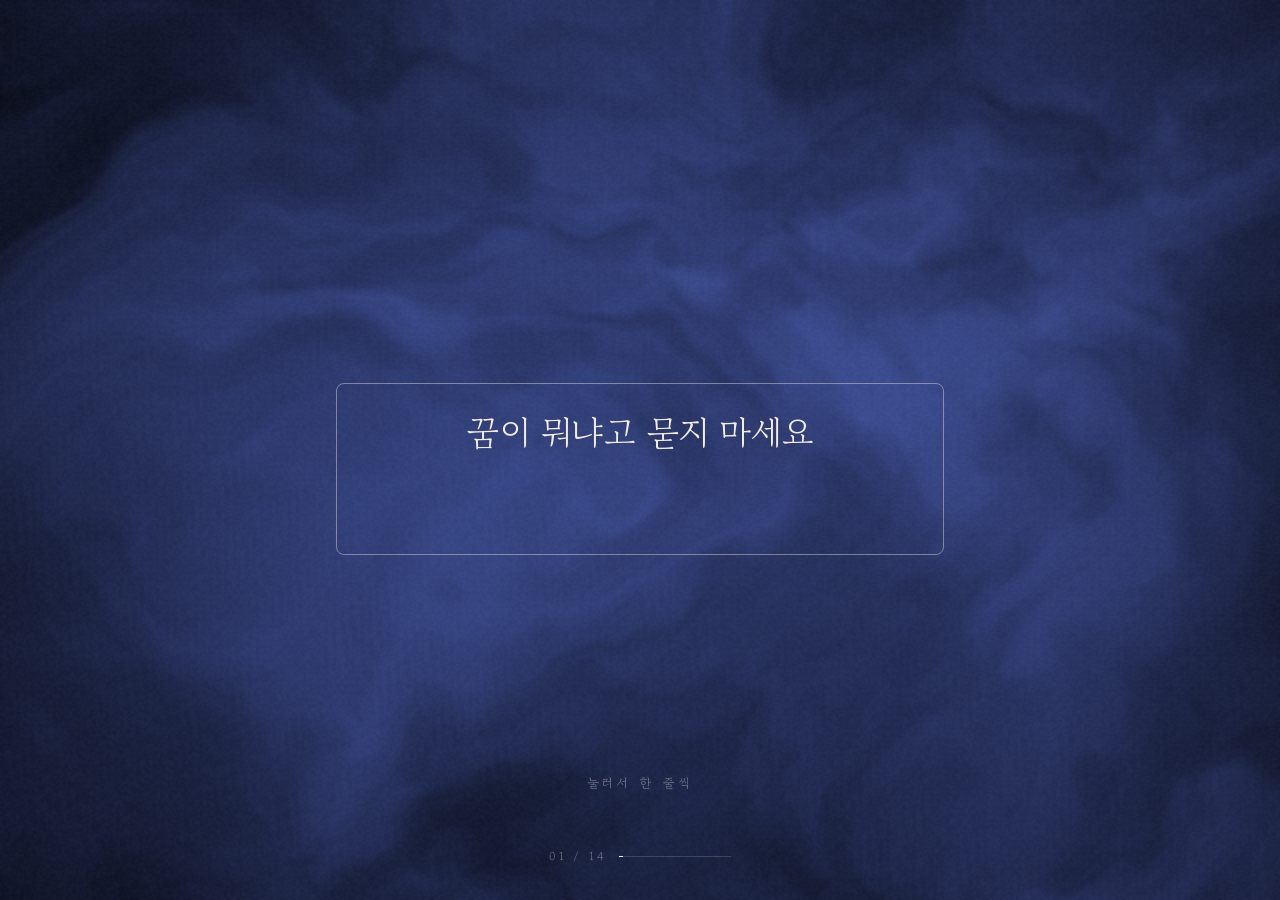
<file: content/vol-02-mz/ch-malsseum/index.html>
<!doctype html>
<html lang="ko">
	<head>
		<meta charset="utf-8" />
		<meta name="viewport" content="width=device-width, initial-scale=1, viewport-fit=cover" />
		<title>오늘의 말씀 — 한 줄씩 넘겨 읽는 MZ 시집</title>
		<link rel="stylesheet" href="style.css" />
	</head>
	<body>
		<canvas id="bg" aria-hidden="true"></canvas>

		<main
			class="stage"
			id="stage"
			role="button"
			tabindex="0"
			aria-label="누르면 다음 줄이 나타납니다"
		>
			<div class="verse" id="verse" aria-live="polite"></div>
			<p class="hint" id="hint">눌러서 한 줄씩</p>
			<footer class="meter">
				<span id="page">01 / 14</span>
				<span class="meter__bar"><i id="bar"></i></span>
			</footer>
		</main>

		<div class="outro" id="outro">
			<p class="outro__mark">끝</p>
			<p class="outro__count">오늘의 말씀은<br />여기까지입니다</p>
			<button class="again" id="again" type="button">처음부터</button>
		</div>

		<noscript>
			<p style="padding: 6rem 1.5rem; text-align: center">이 작품은 자바스크립트로 움직입니다.</p>
		</noscript>

		<script src="aphorisms.js"></script>
		<script src="background.js"></script>
		<script src="app.js"></script>
	</body>
</html>
</file>
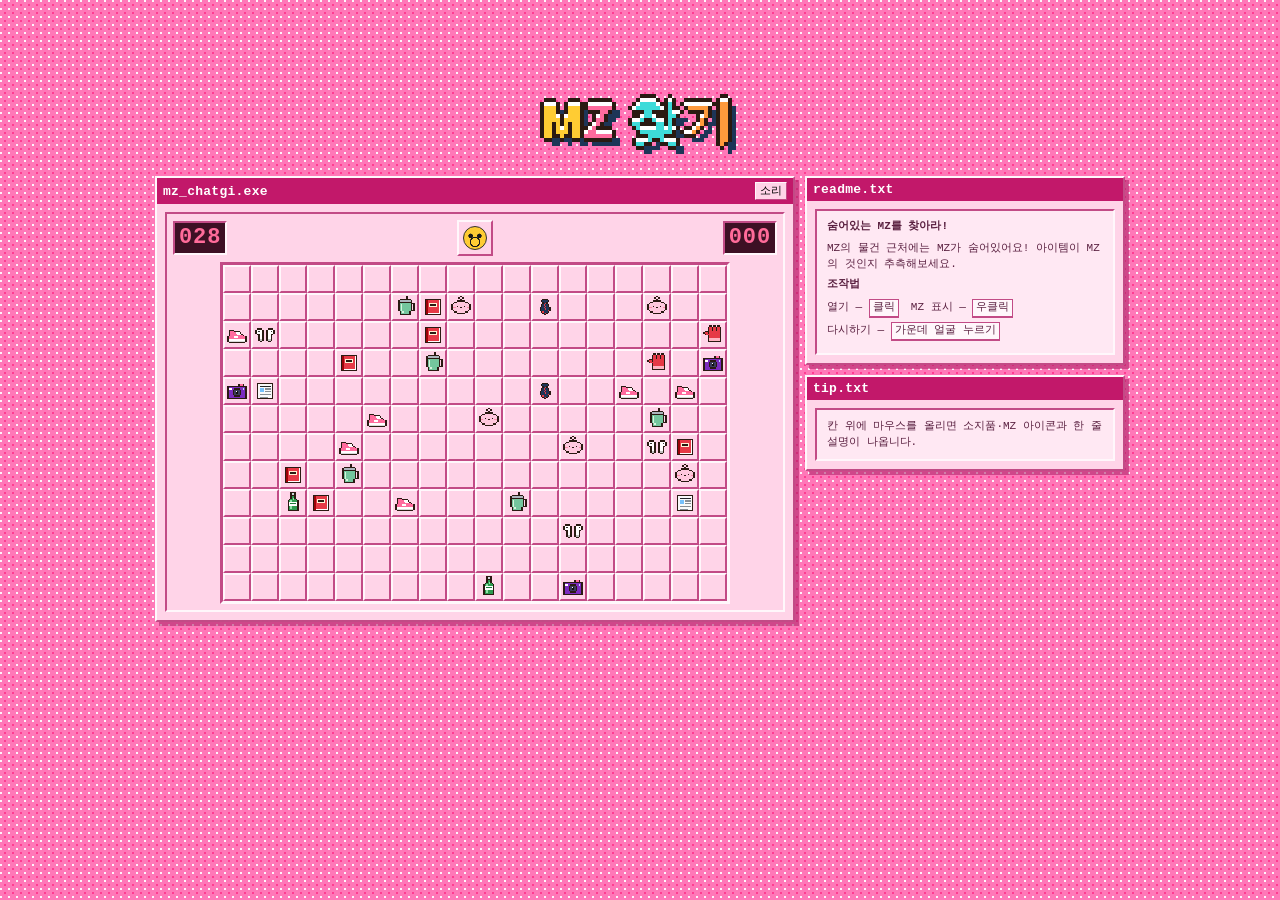
<file: content/vol-02-mz/ch-mz-chatgi/index.html>
<!doctype html>
<html lang="ko">
  <head>
    <meta charset="utf-8" />
    <meta name="viewport" content="width=device-width, initial-scale=1, viewport-fit=cover" />
    <title>MZ 찾기</title>
    <link rel="stylesheet" href="./style.css" />
  </head>
  <body>
    <div class="stage">
    <header class="title-art">
      <h1 class="visually-hidden">MZ 찾기</h1>
      <canvas id="pixel-title" aria-hidden="true"></canvas>
    </header>

    <div class="windows-row">
    <div class="win95 win95--game" role="application" aria-label="MZ 찾기">
      <div class="titlebar">
        <span class="titlebar-name">mz_chatgi.exe</span>
        <div class="title-actions">
          <button type="button" class="tb-btn" id="mute" aria-pressed="false" title="소리">소리</button>
        </div>
      </div>

      <div class="panel">
        <div class="hud">
          <div class="lcd" id="mine-count" aria-label="남은 MZ">028</div>
          <button type="button" id="face" data-face="idle" aria-label="다시 시작"></button>
          <div class="lcd" id="timer" aria-label="경과 초">000</div>
        </div>
        <div id="board" role="grid" aria-label="12곱하기 18 격자"></div>
      </div>
    </div>

    <div class="windows-col">
      <div class="win95 win95--rules" aria-label="게임 규칙">
        <div class="titlebar">
          <span class="titlebar-name">readme.txt</span>
        </div>
        <div class="rules-body">
          <p class="lead">숨어있는 MZ를 찾아라!</p>
          <p class="goal">MZ의 물건 근처에는 MZ가 숨어있어요! 아이템이 MZ의 것인지 추측해보세요.</p>
          <p class="lead">조작법</p>
          <p class="controls">
            <span class="desktop-only">열기 — <kbd>클릭</kbd></span>
            <span class="mobile-only">열기 — <kbd>탭</kbd></span>
            <span class="desktop-only">MZ 표시 — <kbd>우클릭</kbd></span>
            <span class="mobile-only">MZ 표시 — <kbd>길게 누르기</kbd></span>
            <span>다시하기 — <kbd>가운데 얼굴 누르기</kbd></span>
          </p>
        </div>
      </div>

      <div class="win95 win95--detail" aria-label="칸 설명" aria-live="polite">
        <div class="titlebar">
          <span class="titlebar-name">tip.txt</span>
        </div>
        <div class="detail-body">
          <div class="detail-preview" id="detail-preview" hidden>
            <img id="detail-icon" alt="" width="32" height="32" />
            <img id="detail-icon-2" alt="" width="32" height="32" hidden />
          </div>
          <p id="detail-text">칸 위에 마우스를 올리면 소지품·MZ 아이콘과 한 줄 설명이 나옵니다.</p>
        </div>
      </div>
    </div>
    </div>
    </div>

    <script src="./title.js"></script>
    <script src="./sprites.js"></script>
    <script src="./items.js"></script>
    <script src="./lore.js"></script>
    <script src="./music.js"></script>
    <script src="./game.js"></script>
  </body>
</html>
</file>
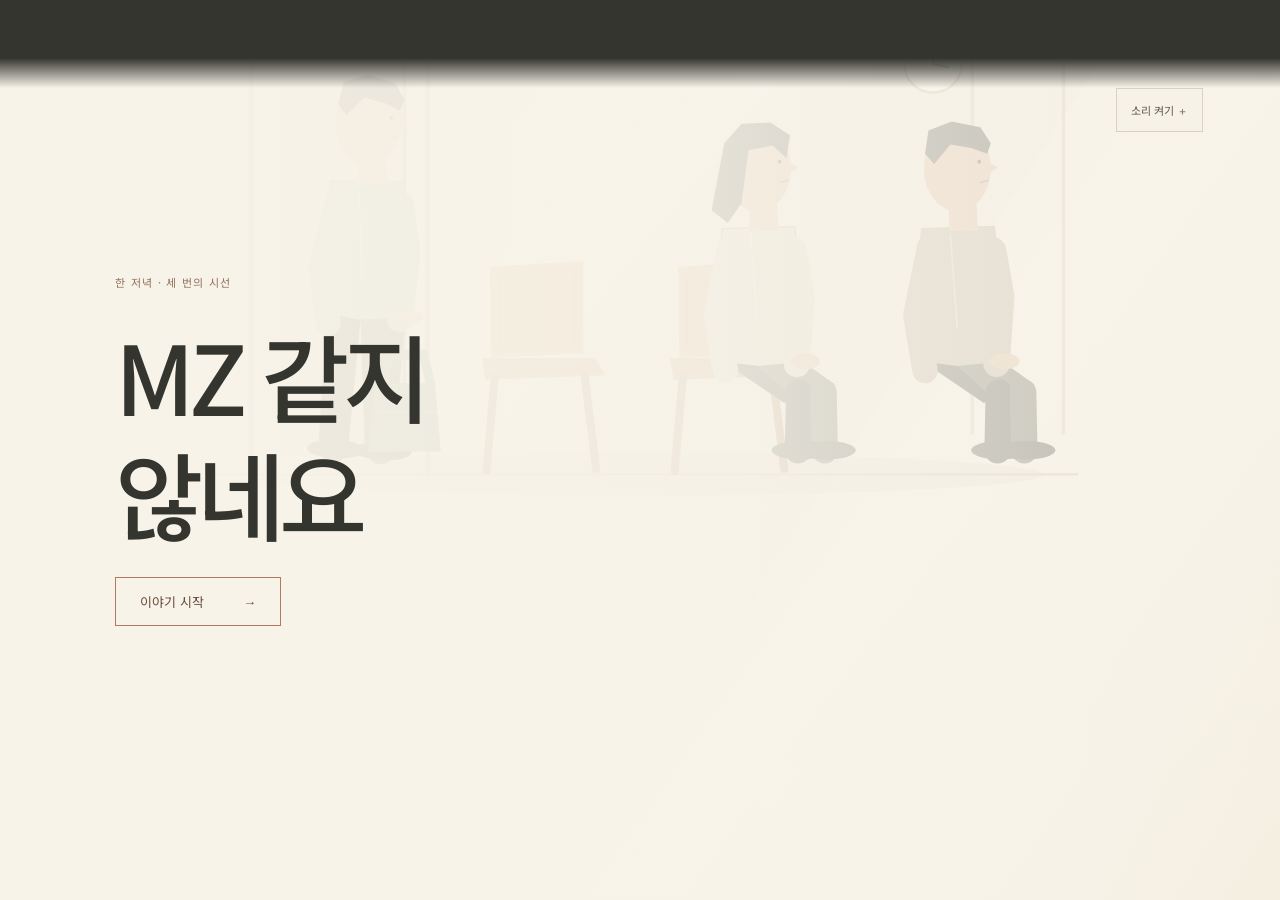
<file: content/vol-02-mz/ch-mz-gatji-anhneyo/index.html>
<!doctype html>
<html lang="ko">
<head>
  <meta charset="UTF-8">
  <meta name="viewport" content="width=device-width, initial-scale=1, viewport-fit=cover">
  <meta name="color-scheme" content="light">
  <title>MZ 같지 않네요</title>
  <link rel="stylesheet" href="assets/font.css">
  <link rel="stylesheet" href="experience.css">
  <script src="assets/gsap.min.js" defer></script>
  <script src="motion-art.js" defer></script>
  <script src="story.js" defer></script>
  <script src="experience.js" defer></script>
</head>
<body>
<main id="scene" data-phase="intro" data-index="-1" data-sequence="" data-beat="-1" aria-label="MZ 같지 않네요: 한 저녁의 이야기">
  <canvas id="art" aria-hidden="true"></canvas>
  <audio id="music" src="assets/audio/music-bed.mp3" preload="auto" loop></audio>
  <p id="art-description" class="sr-only"></p>
  <div class="scene-mark" aria-hidden="true"><span id="scene-number">시작</span><span id="scene-name">금요일 저녁</span></div>
  <div class="controls">
    <button id="pause" class="quiet-button" aria-pressed="false" hidden>잠시 멈춤 Ⅱ</button>
    <button id="sound" class="quiet-button" aria-pressed="false" aria-label="소리 켜기">소리 켜기 ＋</button>
  </div>
  <section id="narrative" aria-live="polite" aria-atomic="true">
    <p class="story-kicker"></p>
    <p class="story-copy"></p>
    <div class="beat-progress" aria-hidden="true"><span></span></div>
  </section>
  <p id="replacement-announcement" class="sr-only" role="status" aria-live="polite"></p>
  <canvas id="paper" aria-hidden="true"></canvas>
  <button id="label" disabled aria-describedby="instruction"><span id="speaker"></span><span class="judgment-copy"></span></button>
  <footer>
    <p id="instruction" role="status"></p>
    <div class="scene-actions">
      <button id="repeat" class="quiet-button" hidden>이 만남 다시</button>
      <button id="replay" class="quiet-button" hidden>이어서 →</button>
    </div>
  </footer>
  <div id="veil" aria-hidden="true"></div>
  <section id="intro" class="opening" aria-labelledby="title">
    <p class="eyebrow">한 저녁 · 세 번의 시선</p>
    <h1 id="title">MZ 같지<br>않네요</h1>
    <button id="begin" class="primary-button">이야기 시작 <span aria-hidden="true">→</span></button>
  </section>
  <section id="ending" class="opening" hidden aria-labelledby="ending-title">
    <p class="eyebrow">금요일 · 모임방 앞</p>
    <h2 id="ending-title">“조심히 가요,<br><em>지윤 씨.”</em></h2>
    <button id="again" class="primary-button">다시 보기 <span aria-hidden="true">↺</span></button>
  </section>
  <noscript><section class="opening"><h2>조심히 가요,<br>지윤 씨.</h2><p>이야기를 시작하려면 JavaScript를 켜 주세요.</p></section></noscript>
</main>
</body>
</html>
</file>
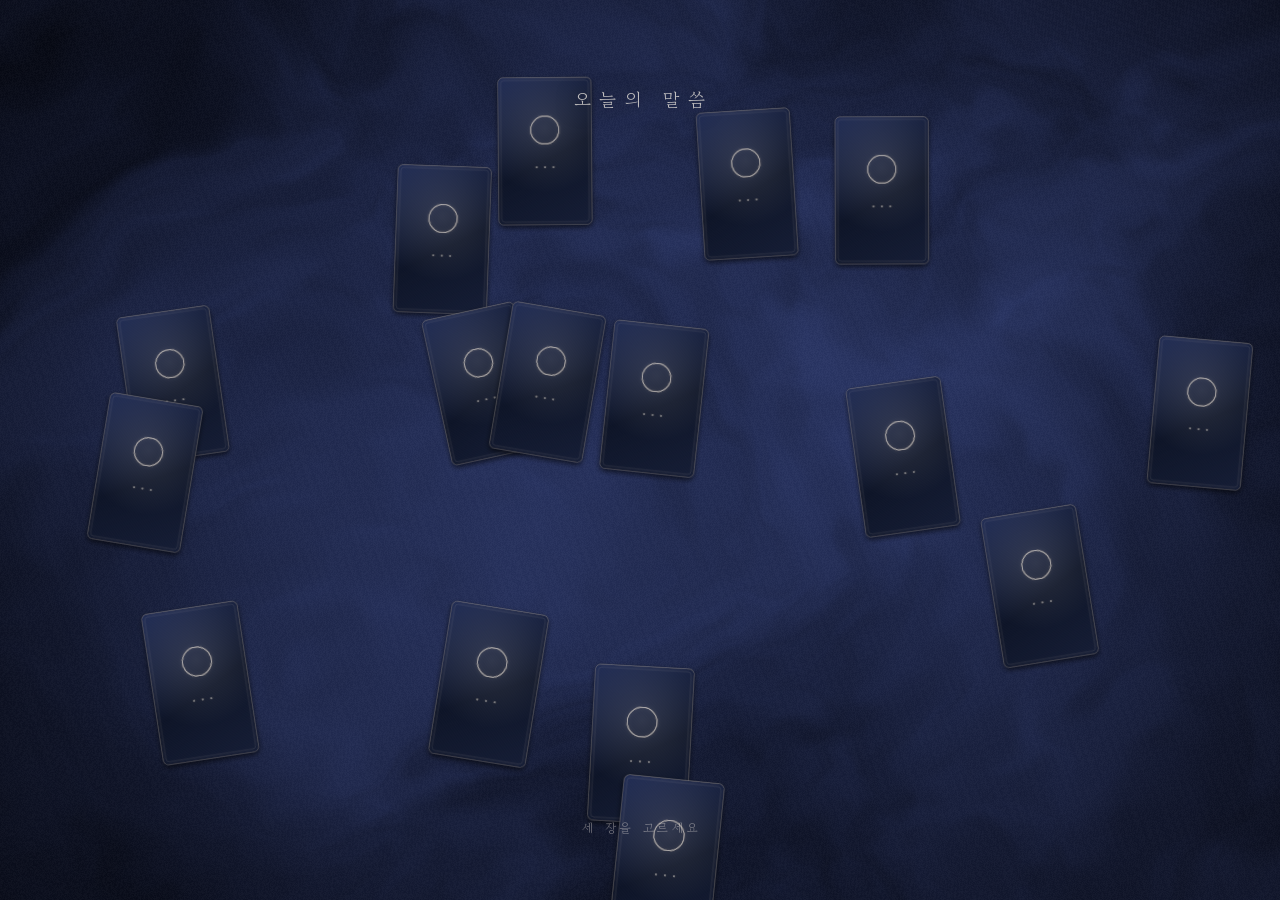
<file: content/vol-02-mz/ch-mz-malsseum/index.html>
<!doctype html>
<html lang="ko">
  <head>
    <meta charset="utf-8" />
    <meta name="viewport" content="width=device-width, initial-scale=1, viewport-fit=cover" />
    <title>오늘의 말씀 — 흩뿌린 패에서 세 장을 뽑는 MZ 시집</title>
    <link rel="stylesheet" href="style.css" />
  </head>
  <body class="is-picking">
    <canvas id="bg" aria-hidden="true"></canvas>

    <div class="stage" id="stage">
      <p class="title" id="title">오늘의 말씀</p>
      <div class="deck" aria-hidden="true"></div>
      <p class="hint" id="hint">세 장을 고르세요</p>
      <footer class="meter">
        <span id="page">01 / 03</span>
        <span class="meter__bar"><i id="bar"></i></span>
      </footer>
    </div>

    <!-- 카드는 WebGL 안에 있어서 탭으로 짚을 수가 없다. 카드가 그려지는
		     자리마다 투명한 버튼을 겹쳐 두어, 포커스와 읽어주기를 돌려준다. -->
    <div class="picks" id="picks" role="group"></div>

    <button class="mute" id="mute" type="button" aria-label="소리 끄기" aria-pressed="false">
      <svg viewBox="0 0 24 24" aria-hidden="true" focusable="false">
        <path class="mute__horn" d="M4 9.5h3.2L12 5.5v13L7.2 14.5H4z" />
        <g class="mute__on">
          <path d="M15.5 9.2a4 4 0 0 1 0 5.6" />
          <path d="M18 7a7.5 7.5 0 0 1 0 10" />
        </g>
        <g class="mute__off">
          <path d="M16.5 9.8l5 4.4" />
          <path d="M21.5 9.8l-5 4.4" />
        </g>
      </svg>
    </button>

    <!-- WebGL 이 없을 때 물러설 자리. 카드 없이 글만 띄운다 -->
    <div class="verse" id="verse" aria-live="polite"></div>

    <div class="outro" id="outro">
      <p class="outro__mark">끝</p>
      <p class="outro__count">오늘의 말씀은<br />여기까지입니다</p>
      <button class="again" id="again" type="button">다시 뽑기</button>
    </div>

    <noscript>
      <p style="padding: 6rem 1.5rem; text-align: center">이 작품은 자바스크립트로 움직입니다.</p>
    </noscript>

    <script src="assets/three.min.js"></script>
    <script src="aphorisms.js"></script>
    <script src="stage.js"></script>
    <script src="background.js"></script>
    <script src="deck.js"></script>
    <script src="sound.js"></script>
    <script src="voice.js"></script>
    <script src="app.js"></script>
  </body>
</html>
</file>
<file: content/vol-01-seolhwa/ch-bak-eul-tada/style.css>
:root{color-scheme:light;--paper:#ede2cc;--ink:#302d27;--soft:#706456;--red:#964332;--blue:#415567}*{box-sizing:border-box}html,body{margin:0;width:100%;height:100%;overflow:hidden;background:var(--paper);color:var(--ink);font-family:"NanumGothic","Apple SD Gothic Neo",sans-serif}button{font:inherit;color:inherit;cursor:pointer;touch-action:manipulation}button:disabled{cursor:wait;opacity:.55}button:focus-visible,canvas:focus-visible{outline:2px solid var(--blue);outline-offset:5px}button:hover{color:var(--red)}button:active{transform:translateY(1px)}[hidden]{display:none!important}#art{position:absolute;inset:0;width:100%;height:100%;touch-action:none;outline:none}header{position:absolute;top:max(24px,env(safe-area-inset-top));left:4vw;right:4vw;display:flex;justify-content:space-between;align-items:center;pointer-events:none;z-index:3}.wordmark{font-size:15px;letter-spacing:.18em}.wordmark small{font-size:10px;letter-spacing:.07em;margin-left:13px;color:var(--soft)}.tools{display:flex;gap:18px;pointer-events:auto}.tools button{padding:8px 0;border:0;background:transparent;font-size:12px}.tools button[aria-pressed=true]{color:var(--red)}#intro{position:absolute;top:23%;left:9%;width:34%;pointer-events:none}#intro button{pointer-events:auto}.eyebrow{font-size:11px;letter-spacing:.15em;color:var(--soft);line-height:1.7}h1,h2{font-family:"Batang","Noto Serif CJK KR","Nanum Myeongjo",serif;font-weight:400}h1{position:relative;display:inline-block;font-size:clamp(60px,7.5vw,128px);line-height:1.1;letter-spacing:-.08em;margin:18px 0 20px}h1 em{font-style:normal;margin-left:.5em}.seal{display:inline-block;position:absolute;right:-42px;bottom:13px;padding:5px 7px;border:1px solid var(--red);font-family:serif;font-size:15px;line-height:1.15;letter-spacing:0;color:var(--red);transform:rotate(-5deg)}.intro-copy{font-size:14px;line-height:1.9;color:var(--soft);margin:0 0 25px}.primary{background:var(--ink);color:var(--paper);border:1px solid var(--ink);padding:13px 24px;font-size:13px;letter-spacing:.04em}.primary:hover{background:var(--red);color:#fff;border-color:var(--red)}.text-button{display:block;background:none;border:0;padding:12px 0;font-size:12px}.fine{font-size:11px!important;line-height:1.8;color:var(--soft)}#chapter{position:absolute;top:18%;left:7%;max-width:28%;pointer-events:none}#chapter h2{font-size:clamp(27px,3.2vw,50px);line-height:1.4;letter-spacing:-.04em;margin:12px 0 15px;white-space:pre-line}#chapter-copy{font-size:13px;line-height:1.9;color:var(--soft);white-space:pre-line}#guide{position:absolute;bottom:max(25px,env(safe-area-inset-bottom));left:4%;right:4%;text-align:center;pointer-events:none}#guide button{pointer-events:auto}#instruction{font-size:13px;line-height:1.8;margin:0 0 12px;white-space:pre-line}#keys{display:flex;justify-content:center;gap:18px}#keys button{border:0;border-bottom:1px solid #b7aa92;background:#ede2cc9c;padding:8px 12px;min-width:83px;font-size:12px;touch-action:none}kbd{font-family:inherit;color:var(--red);margin-right:8px}#progress-label{display:block;font-size:10px;letter-spacing:.15em;color:var(--soft);margin-top:12px}#help-panel{position:fixed;inset:0;z-index:10;background:#25241f55;display:grid;place-items:center;padding:20px;backdrop-filter:blur(5px)}.help-sheet{position:relative;background:#f2e9d7;width:min(480px,100%);max-height:90vh;overflow:auto;padding:32px}.help-sheet h2{font-size:34px;line-height:1.3;margin:15px 0 24px}.help-sheet p,.help-sheet dl{font-size:13px;line-height:1.9}.help-sheet dt{color:var(--red);margin-top:12px}.help-sheet dd{margin:3px 0 0}.help-sheet label{display:block;font-size:13px;padding:15px 0}.close{position:absolute;top:20px;right:22px;border:0;background:transparent;font-size:12px}#error{position:absolute;left:5%;bottom:10%;padding:15px;background:#f4e5cd;color:#873a2b}body[data-scene=heal] #chapter,body[data-scene=nolbu] #chapter{left:auto;right:8%;max-width:29%}body[data-scene=nolbu] #chapter{right:auto;left:8%}
@media(max-width:650px){header{top:max(15px,env(safe-area-inset-top));left:6%;right:6%}.wordmark{font-size:12px}.wordmark small{display:none}.tools{gap:14px}.tools button{font-size:11px}#intro{top:13%;left:10%;width:80%}#intro .eyebrow{font-size:10px}h1{font-size:65px;margin:10px 0 15px}h1 br{display:none}h1 em{margin-left:.07em}.seal{right:-32px;bottom:6px;font-size:12px}.intro-copy{font-size:12px;margin-bottom:15px}.primary{padding:11px 19px}.fine{font-size:10px!important}#chapter,body[data-scene=heal] #chapter,body[data-scene=nolbu] #chapter{left:8%;right:auto;top:13%;max-width:85%}#chapter h2{font-size:30px;line-height:1.3;margin:8px 0}#chapter-copy{font-size:12px;line-height:1.7}#chapter .eyebrow{font-size:10px}#guide{bottom:max(22px,env(safe-area-inset-bottom))}#instruction{font-size:12px}#keys{gap:12px}#keys button{min-width:76px}#progress-label{margin-top:8px}}
@media(prefers-reduced-motion:reduce){*{scroll-behavior:auto}}
body[data-scene=healDone] #chapter{left:auto;right:8%;max-width:29%}body[data-scene=nolbuBreak] #chapter,body[data-scene=nolbuDone] #chapter{left:8%;right:auto;max-width:29%}
@media(max-width:650px){body[data-scene=healDone] #chapter,body[data-scene=nolbuBreak] #chapter,body[data-scene=nolbuDone] #chapter{left:8%;right:auto;top:13%;max-width:85%}}

#ink-transition{position:fixed;inset:0;width:100%;height:100%;z-index:2;pointer-events:none}body[data-transition=true] #guide{pointer-events:none}body[data-transition=true] #guide button{pointer-events:none}

#concert{margin:12px auto 0;max-width:310px;pointer-events:auto}#perform{border:1px solid #9b8a6c;background:#ede2ccda;padding:9px 18px;font-size:12px}#perform[aria-pressed=true]{background:var(--ink);color:var(--paper)}#concert-label{display:block;font-size:10px;color:var(--soft);margin:7px 0}#concert-progress{display:block;width:100%;height:2px;accent-color:var(--red);border:0}#keys button[data-sounding=true]{background:#ddbc79;color:#452e15;border-color:#965335}body[data-scene=free] #progress-label{display:none}@media(max-width:650px){body[data-scene=free] #instruction{font-size:11px;margin-bottom:6px}#concert{margin-top:8px}#concert-label{margin:5px 0}}

.track-choice{display:block;font-size:11px;color:var(--soft);pointer-events:auto;margin:7px 0}.track-choice select{font:inherit;color:var(--ink);background:#eee4d2;border:0;border-bottom:1px solid #ae9c80;padding:7px;max-width:225px}@media(max-width:650px){.track-choice select{max-width:240px;padding:5px}#intro #listen{padding:8px 0}#intro .fine{margin-top:4px}}

body[data-scene=free] #chapter{display:none}
#song-library{position:absolute;top:17%;left:7%;width:29%;max-width:370px}
#song-library h2{font-size:32px;letter-spacing:-.05em;margin:8px 0 12px}
.library-hint{font-size:11px;color:var(--soft);line-height:1.6;margin:0 0 18px}
#song-list{display:grid;gap:7px}
#song-list button{display:flex;align-items:center;justify-content:space-between;gap:10px;width:100%;min-height:48px;padding:12px 15px;border:1px solid #b7aa9266;background:#f2e9d7df;text-align:left;border-radius:2px}
.track-name{font-size:13px}.track-action{font-size:10px;white-space:nowrap;color:var(--soft)}
#song-list button:hover{border-color:var(--red)}
#song-list button[aria-pressed=true]{background:var(--ink);border-color:var(--ink);color:var(--paper)}
#song-list button[aria-pressed=true] .track-action{color:#e7bd84}
@media(max-width:650px){#song-library{top:11%;left:8%;width:84%;max-width:none}#song-library .eyebrow{font-size:9px;margin:0}#song-library h2{font-size:24px;margin:4px 0}.library-hint{font-size:10px;margin:0 0 8px}#song-list{gap:4px;grid-template-columns:1fr 1fr}#song-list button{min-height:45px;padding:8px;gap:4px;flex-wrap:wrap}.track-name{font-size:11px}.track-action{font-size:9px}}
</file>
<file: content/vol-02-mz/ch-internet-jicheung/assets/fonts.css>
/* Galmuri11 (Lee Minseo, SIL Open Font License 1.1 — assets/OFL.txt)
   자주 쓰는 한글 2,350자(KS X 1001)와 영문·숫자·기호만 남겨 줄인 사본입니다.
   sandbox iframe에서는 폰트 파일을 따로 불러오면 CORS에 막히므로 base64로 넣었습니다. */
@font-face{font-family:'Galmuri11';font-style:normal;font-weight:400;font-display:block;src:url([data-uri]) format('woff2');}
@font-face{font-family:'Galmuri11';font-style:normal;font-weight:700;font-display:block;src:url([data-uri]) format('woff2');}
</file>
<file: content/vol-02-mz/ch-malsseum/style.css>
@font-face {
	font-family: 'Gowun Batang';
	font-style: normal;
	font-weight: 400;
	font-display: swap;
	src: url('fonts/gowun-batang-400.woff2') format('woff2');
}

:root {
	--ink: #f2ece4;
	--dim: rgba(242, 236, 228, 0.42);
	--ease: cubic-bezier(0.22, 0.61, 0.36, 1);
	/* 위에 높이 74px 짜리 내비게이션이 떠 있다. 글이 그 아래에서 시작하게 민다 */
	--chrome: 74px;
}

* {
	box-sizing: border-box;
}

html,
body {
	margin: 0;
	width: 100%;
	height: 100%;
	overflow: hidden;
	background: #0a0e1a;
	color: var(--ink);
	font-family:
		'Gowun Batang', 'AppleMyungjo', 'Apple SD Gothic Neo', 'Nanum Myeongjo', Batang, serif;
	-webkit-font-smoothing: antialiased;
	-webkit-tap-highlight-color: transparent;
}

#bg {
	position: fixed;
	inset: 0;
	width: 100%;
	height: 100%;
	display: block;
	z-index: 0;
}

/* WebGL 을 못 쓰는 환경. 색만이라도 격언 따라 바뀌게 한다 */
body.is-flat #bg {
	display: none;
}

body.is-flat {
	background: radial-gradient(
		130% 100% at 50% 42%,
		var(--flat-2, #3b4a8c) 0%,
		var(--flat-1, #0a0e1a) 72%
	);
	transition: background 1.6s var(--ease);
}

.stage {
	position: relative;
	z-index: 1;
	width: 100%;
	height: 100%;
	display: grid;
	grid-template-rows: 1fr auto;
	padding: calc(var(--chrome) + 1rem) clamp(1.25rem, 6vw, 4rem) clamp(1.25rem, 4vh, 2.5rem);
	cursor: pointer;
	user-select: none;
	outline: none;
}

.stage:focus-visible .verse::after {
	content: '';
	position: absolute;
	inset: -1.25rem -1rem;
	border: 1px solid var(--dim);
	border-radius: 0.5rem;
	pointer-events: none;
}

.verse {
	position: relative;
	align-self: center;
	justify-self: center;
	width: 100%;
	max-width: 36rem;
	display: flex;
	flex-direction: column;
	gap: clamp(0.7rem, 2.2vh, 1.15rem);
	text-align: center;
	transition: opacity 0.42s var(--ease);
}

.verse.is-leaving {
	opacity: 0;
}

.line {
	margin: 0;
	font-size: clamp(1.35rem, 5.2vw, 2.2rem);
	font-weight: 400;
	line-height: 1.62;
	letter-spacing: -0.015em;
	word-break: keep-all;
	text-wrap: balance;
	text-shadow: 0 0.08em 1.4em rgba(0, 0, 0, 0.55);
	opacity: 0;
	transform: translateY(0.7em);
	transition:
		opacity 0.9s var(--ease),
		transform 0.9s var(--ease);
}

.line.is-in {
	opacity: 1;
	transform: none;
}

/* 지난 줄은 조금 물러서서, 지금 줄이 앞에 오게 한다 */
.line.is-past {
	opacity: 0.46;
}

.meter {
	display: flex;
	align-items: center;
	justify-content: center;
	gap: 0.85rem;
	font-size: 0.72rem;
	letter-spacing: 0.22em;
	color: var(--dim);
	font-variant-numeric: tabular-nums;
}

.meter__bar {
	position: relative;
	width: clamp(3.5rem, 18vw, 7rem);
	height: 1px;
	background: rgba(242, 236, 228, 0.18);
	overflow: hidden;
}

.meter__bar i {
	position: absolute;
	inset: 0 auto 0 0;
	width: 0;
	background: var(--ink);
	transition: width 0.6s var(--ease);
}

.hint {
	position: absolute;
	left: 50%;
	bottom: clamp(3.6rem, 11vh, 6rem);
	transform: translateX(-50%);
	font-size: 0.78rem;
	letter-spacing: 0.3em;
	color: var(--dim);
	white-space: nowrap;
	pointer-events: none;
	animation: breathe 3.4s ease-in-out infinite;
	transition: opacity 0.5s var(--ease);
}

.hint.is-gone {
	opacity: 0;
}

@keyframes breathe {
	0%,
	100% {
		opacity: 0.32;
	}
	50% {
		opacity: 0.72;
	}
}

.outro {
	position: absolute;
	inset: 0;
	z-index: 2;
	display: grid;
	place-content: center;
	gap: 1.6rem;
	justify-items: center;
	text-align: center;
	padding: var(--chrome) 1.5rem 1.5rem;
	opacity: 0;
	pointer-events: none;
	transition: opacity 0.8s var(--ease);
}

.outro.is-in {
	opacity: 1;
	pointer-events: auto;
}

.outro__mark {
	font-size: clamp(1.1rem, 4vw, 1.5rem);
	letter-spacing: 0.5em;
	text-indent: 0.5em;
	color: var(--dim);
}

.outro__count {
	font-size: clamp(1.5rem, 5.5vw, 2.1rem);
	line-height: 1.6;
	word-break: keep-all;
}

.again {
	appearance: none;
	background: transparent;
	border: 1px solid rgba(242, 236, 228, 0.3);
	border-radius: 999px;
	color: var(--ink);
	font-family: inherit;
	font-size: 0.85rem;
	letter-spacing: 0.2em;
	padding: 0.7rem 1.6rem;
	cursor: pointer;
	transition:
		border-color 0.3s var(--ease),
		background 0.3s var(--ease);
}

.again:hover,
.again:focus-visible {
	border-color: var(--ink);
	background: rgba(242, 236, 228, 0.08);
}

@media (prefers-reduced-motion: reduce) {
	.line,
	.verse,
	.outro,
	.meter__bar i {
		transition-duration: 0.01ms;
	}
	.hint {
		animation: none;
		opacity: 0.5;
	}
}
</file>
<file: content/vol-02-mz/ch-mz-chatgi/style.css>
:root {
  --chrome: #ffd4e8;
  --chrome-dark: #e892b4;
  --chrome-light: #fff7fb;
  --chrome-shadow: #c24b86;
  --desk: #ff78b8;
  --desk-dot: #fff4fb;
  --desk-dot-deep: #ff3d92;
  --title: #c2186a;
  --lcd: #3d1024;
  --lcd-digit: #ff6b9a;
  --open: #f6b6d2;
  --cell: clamp(14px, calc((100dvh - 420px) / 12), 30px);
  --font-ui: 'Courier New', Courier, monospace;
}

*,
*::before,
*::after {
  box-sizing: border-box;
}

html {
  height: 100%;
}

html,
body {
  margin: 0;
  width: 100%;
  min-height: 100%;
  overflow-x: hidden;
  overflow-y: auto;
  background-color: var(--desk);
  background-image:
    radial-gradient(circle at 1px 1px, var(--desk-dot) 1px, transparent 1px),
    radial-gradient(circle at 1px 1px, var(--desk-dot-deep) 1px, transparent 1px);
  background-size: 8px 8px, 8px 8px;
  background-position: 0 0, 4px 4px;
  color: #111;
  font-family: var(--font-ui);
  -webkit-user-select: none;
  user-select: none;
  touch-action: manipulation;
}

body {
  display: flex;
  flex-direction: column;
  align-items: center;
  justify-content: flex-start;
  min-height: 100dvh;
  padding:
    max(78px, calc(env(safe-area-inset-top) + 12px))
    12px
    max(16px, env(safe-area-inset-bottom));
}

.stage {
  display: flex;
  flex-direction: column;
  align-items: center;
  gap: 10px;
  width: min(100%, 1080px);
  margin-inline: auto;
  flex-shrink: 0;
}

.windows-row {
  display: flex;
  flex-direction: row;
  align-items: flex-start;
  justify-content: center;
  gap: 10px;
  width: 100%;
}

.win95--game {
  flex: 1 1 640px;
  min-width: 0;
  max-width: 640px;
}

.windows-col {
  display: flex;
  flex-direction: column;
  gap: 10px;
  flex: 1 1 280px;
  min-width: 0;
  max-width: 320px;
}

.win95--rules,
.win95--detail {
  width: 100%;
}

.stage .win95 {
  flex-shrink: 0;
}

@media (max-width: 720px) {
  .windows-row {
    flex-direction: column;
    align-items: center;
  }

  .win95--game {
    width: 100%;
    max-width: 640px;
  }

  .windows-col {
    width: 100%;
    max-width: 640px;
  }
}

.detail-body {
  margin: 8px;
  padding: 8px 10px;
  min-height: 4.5em;
  border: 2px solid;
  border-color: var(--chrome-shadow) var(--chrome-light) var(--chrome-light) var(--chrome-shadow);
  background: #ffe8f3;
  font-size: 11px;
  line-height: 1.5;
  color: #5a2040;
  display: flex;
  gap: 8px;
  align-items: flex-start;
}

.detail-preview {
  flex-shrink: 0;
  min-width: 36px;
  height: 36px;
  display: flex;
  align-items: center;
  gap: 4px;
  padding: 0 2px;
  border: 2px solid;
  border-color: var(--chrome-light) var(--chrome-shadow) var(--chrome-shadow) var(--chrome-light);
  background: var(--chrome);
}

.detail-preview[hidden] {
  display: none;
}

#detail-icon,
#detail-icon-2 {
  width: 28px;
  height: 28px;
  image-rendering: pixelated;
}

.detail-body p {
  margin: 0;
  flex: 1;
  min-width: 0;
  white-space: pre-line;
}

.title-art {
  display: flex;
  justify-content: center;
  width: 100%;
}

#pixel-title {
  display: block;
  margin-inline: auto;
  image-rendering: pixelated;
  image-rendering: crisp-edges;
}

.visually-hidden {
  position: absolute;
  width: 1px;
  height: 1px;
  margin: -1px;
  padding: 0;
  overflow: hidden;
  clip: rect(0 0 0 0);
  white-space: nowrap;
  border: 0;
}

.win95 {
  width: 100%;
  background: var(--chrome);
  border: 2px solid;
  border-color: var(--chrome-light) var(--chrome-shadow) var(--chrome-shadow) var(--chrome-light);
  box-shadow: 4px 4px 0 #a81d6288;
}

.titlebar {
  display: flex;
  align-items: center;
  justify-content: space-between;
  gap: 8px;
  background: var(--title);
  color: #fff;
  padding: 4px 6px;
  font-size: 13px;
  font-weight: bold;
  letter-spacing: 0.02em;
}

.titlebar-name {
  font-weight: bold;
}

.title-actions {
  display: flex;
  gap: 4px;
}

.tb-btn {
  min-width: 18px;
  height: 18px;
  padding: 0 4px;
  border: 1px solid;
  border-color: var(--chrome-light) var(--chrome-shadow) var(--chrome-shadow) var(--chrome-light);
  background: var(--chrome);
  color: #000;
  font: 11px/1 var(--font-ui);
  cursor: pointer;
}

.tb-btn[aria-pressed='true'] {
  border-color: var(--chrome-shadow) var(--chrome-light) var(--chrome-light) var(--chrome-shadow);
}

.panel {
  margin: 8px;
  padding: 6px;
  border: 2px solid;
  border-color: var(--chrome-shadow) var(--chrome-light) var(--chrome-light) var(--chrome-shadow);
  background: var(--chrome);
}

.hud {
  display: flex;
  align-items: center;
  justify-content: space-between;
  gap: 8px;
  margin-bottom: 6px;
}

.lcd {
  min-width: 54px;
  padding: 2px 4px;
  background: var(--lcd);
  color: var(--lcd-digit);
  font-size: 22px;
  font-weight: bold;
  font-variant-numeric: tabular-nums;
  letter-spacing: 0.04em;
  text-align: center;
  border: 2px solid;
  border-color: var(--chrome-shadow) var(--chrome-light) var(--chrome-light) var(--chrome-shadow);
  line-height: 1.15;
}

#face {
  width: 36px;
  height: 36px;
  padding: 0;
  border: 2px solid;
  border-color: var(--chrome-light) var(--chrome-shadow) var(--chrome-shadow) var(--chrome-light);
  background: var(--chrome);
  cursor: pointer;
  image-rendering: pixelated;
  position: relative;
}

#face:active {
  border-color: var(--chrome-shadow) var(--chrome-light) var(--chrome-light) var(--chrome-shadow);
}

#face::before {
  content: '';
  position: absolute;
  inset: 4px;
  background:
    radial-gradient(circle at 30% 40%, #1a1a1a 0 2px, transparent 2.5px),
    radial-gradient(circle at 70% 40%, #1a1a1a 0 2px, transparent 2.5px),
    radial-gradient(circle at 50% 68%, transparent 0 4px, #1a1a1a 4px 5px, transparent 5.5px),
    #ffcc33;
  border: 1px solid #333;
  border-radius: 50%;
  image-rendering: pixelated;
}

#face[data-face='press']::before {
  background:
    radial-gradient(circle at 30% 45%, #1a1a1a 0 2.5px, transparent 3px),
    radial-gradient(circle at 70% 45%, #1a1a1a 0 2.5px, transparent 3px),
    radial-gradient(circle at 50% 72%, #1a1a1a 0 2px, transparent 2.5px),
    #ffcc33;
}

#face[data-face='dead']::before {
  background:
    linear-gradient(45deg, transparent 40%, #1a1a1a 40% 48%, transparent 48%) 28% 38% / 8px 8px no-repeat,
    linear-gradient(-45deg, transparent 40%, #1a1a1a 40% 48%, transparent 48%) 28% 38% / 8px 8px no-repeat,
    linear-gradient(45deg, transparent 40%, #1a1a1a 40% 48%, transparent 48%) 62% 38% / 8px 8px no-repeat,
    linear-gradient(-45deg, transparent 40%, #1a1a1a 40% 48%, transparent 48%) 62% 38% / 8px 8px no-repeat,
    radial-gradient(circle at 50% 72%, transparent 0 3px, #1a1a1a 3px 4px, transparent 4.5px),
    #ffcc33;
}

#face[data-face='win']::before {
  background:
    linear-gradient(#1a1a1a, #1a1a1a) 18% 38% / 28% 4px no-repeat,
    linear-gradient(#1a1a1a, #1a1a1a) 54% 38% / 28% 4px no-repeat,
    radial-gradient(circle at 50% 70%, transparent 0 4px, #1a1a1a 4px 5px, transparent 5.5px),
    #ffcc33;
}

#board {
  display: grid;
  grid-template-columns: repeat(var(--cols, 18), var(--cell));
  grid-template-rows: repeat(var(--rows, 12), var(--cell));
  width: fit-content;
  margin: 0 auto;
  border: 3px solid;
  border-color: var(--chrome-shadow) var(--chrome-light) var(--chrome-light) var(--chrome-shadow);
  background: var(--chrome-dark);
  touch-action: manipulation;
}

.cell {
  width: var(--cell);
  height: var(--cell);
  padding: 0;
  margin: 0;
  border: 2px solid;
  border-color: var(--chrome-light) var(--chrome-shadow) var(--chrome-shadow) var(--chrome-light);
  background: var(--chrome);
  font: bold 14px/1 var(--font-ui);
  cursor: pointer;
  display: grid;
  place-items: center;
  color: #000;
  image-rendering: pixelated;
}

.cell:focus-visible {
  outline: 2px solid var(--title);
  outline-offset: -2px;
  z-index: 1;
}

.cell.open {
  border: 1px solid var(--chrome-dark);
  background: var(--open);
  cursor: default;
}

.cell.flag {
  color: #c2186a;
  font-size: 14px;
}

.cell.mine {
  background: var(--open);
}

.cell.blown {
  background: #ff5a7a;
}

.cell.wrong {
  color: #9b1248;
  font-size: 18px;
  font-weight: bold;
}

.mz-face {
  width: min(86%, 24px);
  height: min(86%, 24px);
  image-rendering: pixelated;
  pointer-events: none;
}

.cell.has-drop {
  padding: 1px;
}

.cell-drop {
  width: min(96%, 32px);
  height: min(96%, 32px);
  image-rendering: pixelated;
  pointer-events: none;
}

.rules-body .clue {
  color: #7a2050;
}

.cell.person {
  position: relative;
}

.cell-badge {
  position: absolute;
  right: 0;
  bottom: 0;
  padding: 0 1px;
  background: var(--open);
  font: bold 10px/1 var(--font-ui);
}

.cell.n1, .cell-badge.n1 { color: #0000ff; }
.cell.n2, .cell-badge.n2 { color: #008000; }
.cell.n3, .cell-badge.n3 { color: #ff0000; }
.cell.n4, .cell-badge.n4 { color: #000080; }
.cell.n5, .cell-badge.n5 { color: #800000; }
.cell.n6, .cell-badge.n6 { color: #008080; }
.cell.n7, .cell-badge.n7 { color: #000000; }
.cell.n8, .cell-badge.n8 { color: #6b3a52; }

.rules-body {
  margin: 8px;
  padding: 8px 10px;
  border: 2px solid;
  border-color: var(--chrome-shadow) var(--chrome-light) var(--chrome-light) var(--chrome-shadow);
  background: #ffe8f3;
  font-size: 11px;
  line-height: 1.45;
  color: #5a2040;
}

.rules-body .lead {
  margin: 0 0 6px;
  font-weight: bold;
}

.rules-body .goal,
.rules-body .controls {
  margin: 0 0 4px;
}

.rules-body .controls {
  display: flex;
  flex-wrap: wrap;
  gap: 4px 12px;
}

.rules-body kbd {
  display: inline-block;
  padding: 0 3px;
  border: 1px solid var(--chrome-shadow);
  border-bottom-width: 2px;
  background: var(--chrome-light);
  font: inherit;
}

.desktop-only {
  display: inline;
}

.mobile-only {
  display: none;
}

@media (hover: none), (max-width: 480px) {
  .desktop-only {
    display: none;
  }
  .mobile-only {
    display: inline;
  }
}

@media (max-width: 380px) {
  .win95 {
    width: 100%;
  }
}

@media (prefers-reduced-motion: reduce) {
  #face::before {
    transition: none;
  }
}
</file>
